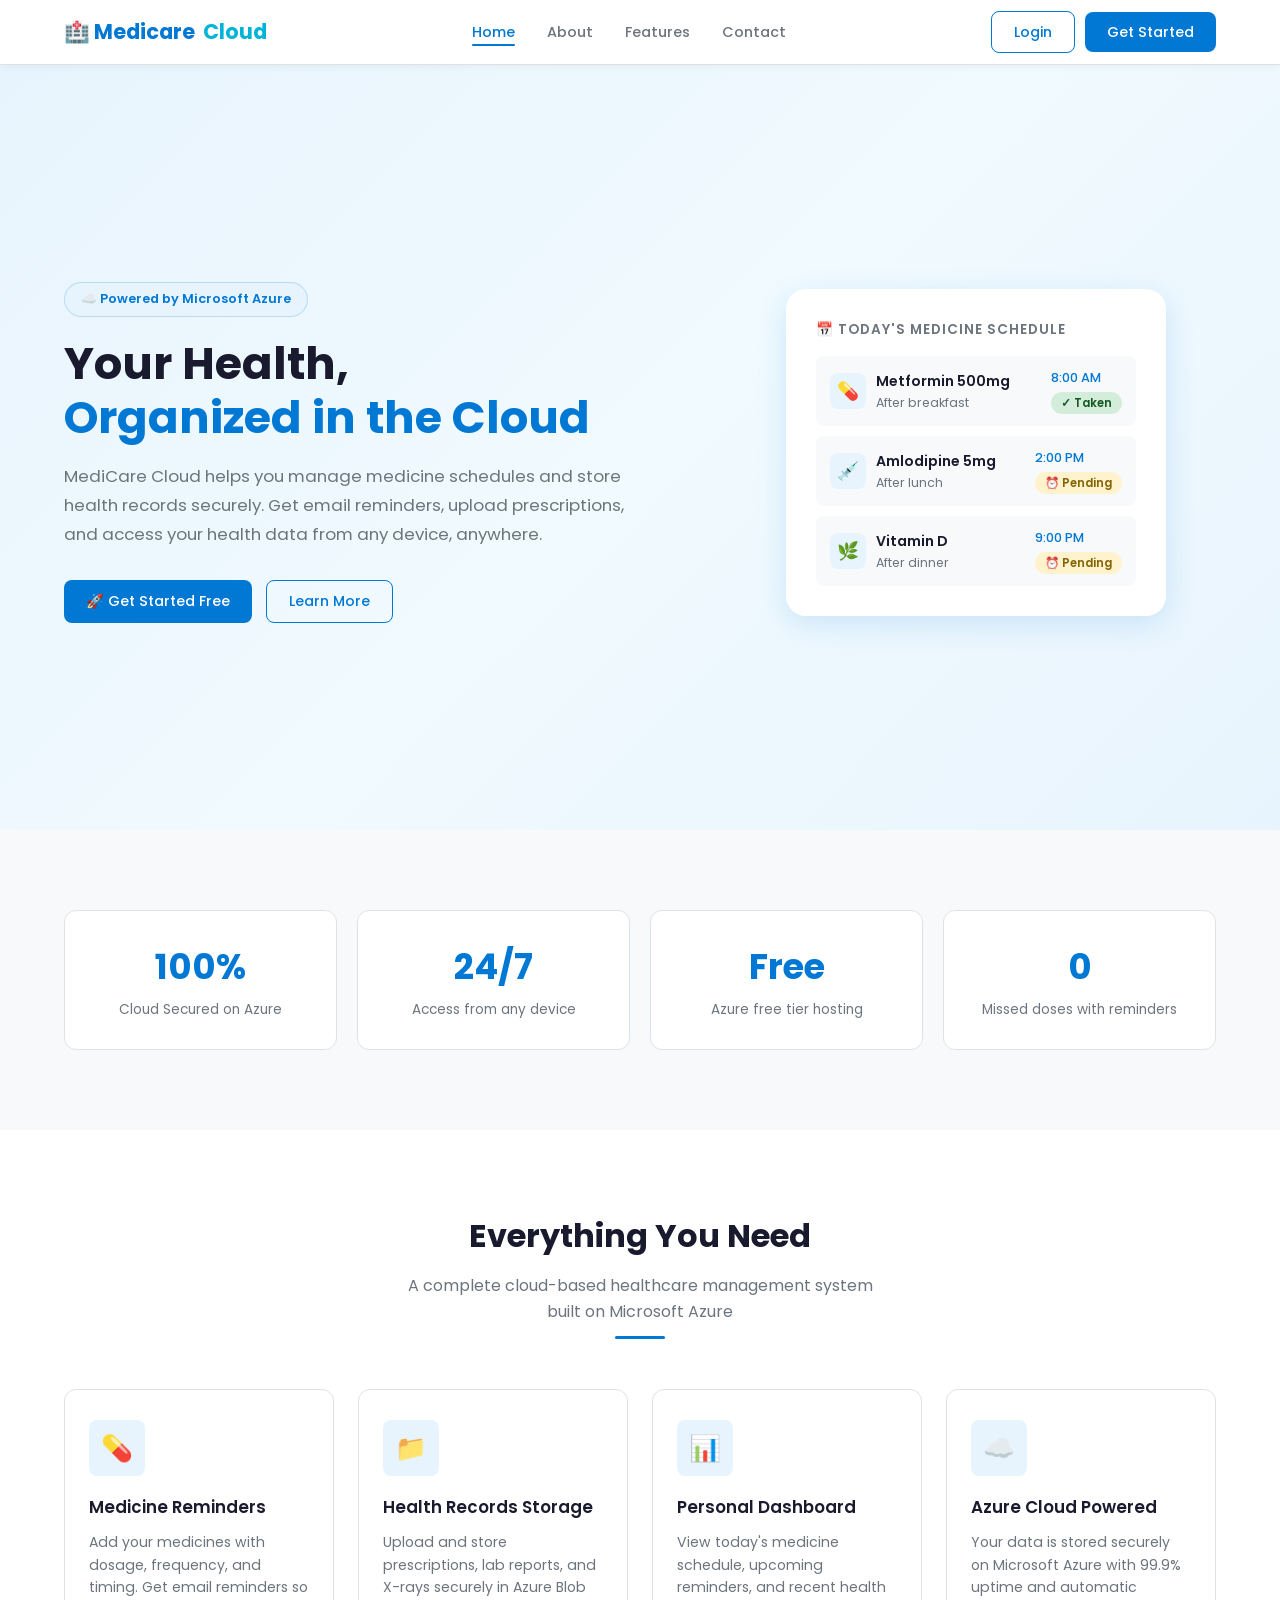
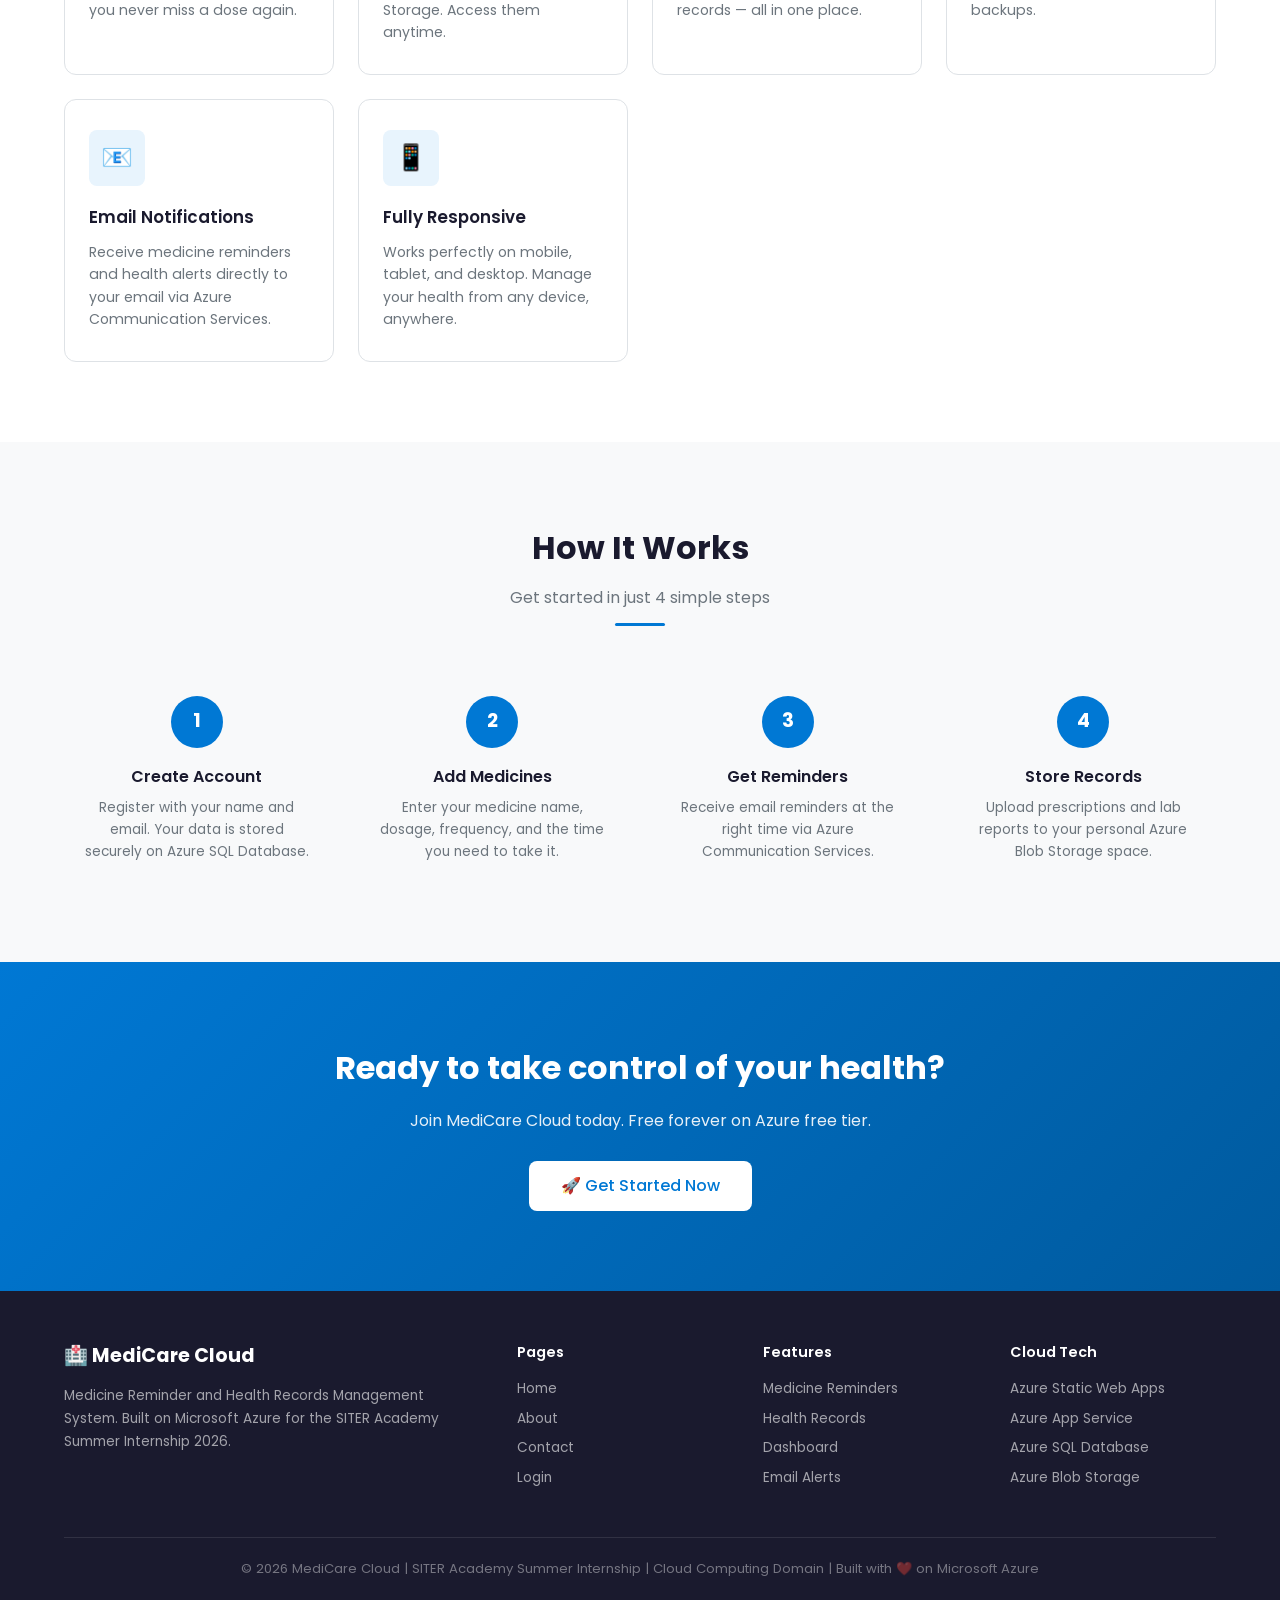
<file: index.html>
<!DOCTYPE html>
<html lang="en">
<head>
  <meta charset="UTF-8" />
  <meta name="viewport" content="width=device-width, initial-scale=1.0" />
  <meta name="description" content="MediCare Cloud - Medicine Reminder and Health Records Management System powered by Microsoft Azure. Never miss a dose again." />
  <meta name="keywords" content="medicine reminder, health records, cloud healthcare, Azure, MediCare" />
  <meta name="author" content="MediCare Cloud" />
  <title>MediCare Cloud - Medicine Reminder & Health Records</title>
  <link rel="stylesheet" href="css/style.css" />
</head>
<body>

  <!-- NAVBAR -->
  <nav class="navbar">
    <div class="nav-logo">
      🏥 Medicare<span>Cloud</span>
    </div>
    <ul class="nav-links" id="navLinks">
      <li><a href="index.html" class="active">Home</a></li>
      <li><a href="about.html">About</a></li>
      <li><a href="index.html#features">Features</a></li>
      <li><a href="contact.html">Contact</a></li>
    </ul>
    <div class="nav-buttons">
      <a href="login.html" class="btn btn-outline">Login</a>
      <a href="login.html#register" class="btn btn-primary">Get Started</a>
    </div>
    <button class="hamburger" id="hamburger" aria-label="Open menu">
      <span></span><span></span><span></span>
    </button>
  </nav>

  <!-- HERO SECTION -->
  <section class="hero">
    <div class="hero-text">
      <div class="hero-badge">☁️ Powered by Microsoft Azure</div>
      <h1>Your Health,<br /><span>Organized in the Cloud</span></h1>
      <p>MediCare Cloud helps you manage medicine schedules and store health records securely. Get email reminders, upload prescriptions, and access your health data from any device, anywhere.</p>
      <div class="hero-buttons">
        <a href="login.html" class="btn btn-primary">🚀 Get Started Free</a>
        <a href="about.html" class="btn btn-outline">Learn More</a>
      </div>
    </div>
    <div class="hero-image">
      <div class="hero-card">
        <div class="hero-card-title">📅 Today's Medicine Schedule</div>
        <div class="med-item">
          <div class="med-info">
            <div class="med-icon">💊</div>
            <div>
              <div class="med-name">Metformin 500mg</div>
              <div class="med-dose">After breakfast</div>
            </div>
          </div>
          <div>
            <div class="med-time">8:00 AM</div>
            <span class="status-badge status-taken">✓ Taken</span>
          </div>
        </div>
        <div class="med-item">
          <div class="med-info">
            <div class="med-icon">💉</div>
            <div>
              <div class="med-name">Amlodipine 5mg</div>
              <div class="med-dose">After lunch</div>
            </div>
          </div>
          <div>
            <div class="med-time">2:00 PM</div>
            <span class="status-badge status-pending">⏰ Pending</span>
          </div>
        </div>
        <div class="med-item">
          <div class="med-info">
            <div class="med-icon">🌿</div>
            <div>
              <div class="med-name">Vitamin D</div>
              <div class="med-dose">After dinner</div>
            </div>
          </div>
          <div>
            <div class="med-time">9:00 PM</div>
            <span class="status-badge status-pending">⏰ Pending</span>
          </div>
        </div>
      </div>
    </div>
  </section>

  <!-- STATS SECTION -->
  <section class="section section-alt">
    <div class="stats-grid">
      <div class="stat-card">
        <span class="stat-number">100%</span>
        <div class="stat-label">Cloud Secured on Azure</div>
      </div>
      <div class="stat-card">
        <span class="stat-number">24/7</span>
        <div class="stat-label">Access from any device</div>
      </div>
      <div class="stat-card">
        <span class="stat-number">Free</span>
        <div class="stat-label">Azure free tier hosting</div>
      </div>
      <div class="stat-card">
        <span class="stat-number">0</span>
        <div class="stat-label">Missed doses with reminders</div>
      </div>
    </div>
  </section>

  <!-- FEATURES SECTION -->
  <section class="section" id="features">
    <div class="section-title">
      <h2>Everything You Need</h2>
      <p>A complete cloud-based healthcare management system built on Microsoft Azure</p>
      <div class="line"></div>
    </div>
    <div class="features-grid">
      <div class="feature-card">
        <div class="feature-icon">💊</div>
        <h3>Medicine Reminders</h3>
        <p>Add your medicines with dosage, frequency, and timing. Get email reminders so you never miss a dose again.</p>
      </div>
      <div class="feature-card">
        <div class="feature-icon">📁</div>
        <h3>Health Records Storage</h3>
        <p>Upload and store prescriptions, lab reports, and X-rays securely in Azure Blob Storage. Access them anytime.</p>
      </div>
      <div class="feature-card">
        <div class="feature-icon">📊</div>
        <h3>Personal Dashboard</h3>
        <p>View today's medicine schedule, upcoming reminders, and recent health records — all in one place.</p>
      </div>
      <div class="feature-card">
        <div class="feature-icon">☁️</div>
        <h3>Azure Cloud Powered</h3>
        <p>Your data is stored securely on Microsoft Azure with 99.9% uptime and automatic backups.</p>
      </div>
      <div class="feature-card">
        <div class="feature-icon">📧</div>
        <h3>Email Notifications</h3>
        <p>Receive medicine reminders and health alerts directly to your email via Azure Communication Services.</p>
      </div>
      <div class="feature-card">
        <div class="feature-icon">📱</div>
        <h3>Fully Responsive</h3>
        <p>Works perfectly on mobile, tablet, and desktop. Manage your health from any device, anywhere.</p>
      </div>
    </div>
  </section>

  <!-- HOW IT WORKS -->
  <section class="section section-alt">
    <div class="section-title">
      <h2>How It Works</h2>
      <p>Get started in just 4 simple steps</p>
      <div class="line"></div>
    </div>
    <div class="steps-grid">
      <div class="step-card">
        <div class="step-number">1</div>
        <h3>Create Account</h3>
        <p>Register with your name and email. Your data is stored securely on Azure SQL Database.</p>
      </div>
      <div class="step-card">
        <div class="step-number">2</div>
        <h3>Add Medicines</h3>
        <p>Enter your medicine name, dosage, frequency, and the time you need to take it.</p>
      </div>
      <div class="step-card">
        <div class="step-number">3</div>
        <h3>Get Reminders</h3>
        <p>Receive email reminders at the right time via Azure Communication Services.</p>
      </div>
      <div class="step-card">
        <div class="step-number">4</div>
        <h3>Store Records</h3>
        <p>Upload prescriptions and lab reports to your personal Azure Blob Storage space.</p>
      </div>
    </div>
  </section>

  <!-- CTA SECTION -->
  <section class="section" style="text-align: center; background: linear-gradient(135deg, #0078d4, #005a9e); color: white;">
    <h2 style="font-size: 2rem; margin-bottom: 14px; color: white;">Ready to take control of your health?</h2>
    <p style="font-size: 1rem; margin-bottom: 28px; opacity: 0.9;">Join MediCare Cloud today. Free forever on Azure free tier.</p>
    <a href="login.html" class="btn btn-primary" style="background: white; color: #0078d4; font-size: 1rem; padding: 12px 32px;">🚀 Get Started Now</a>
  </section>

  <!-- FOOTER -->
  <footer>
    <div class="footer-grid">
      <div class="footer-brand">
        <h3>🏥 MediCare Cloud</h3>
        <p>Medicine Reminder and Health Records Management System. Built on Microsoft Azure for the SITER Academy Summer Internship 2026.</p>
      </div>
      <div class="footer-col">
        <h4>Pages</h4>
        <a href="index.html">Home</a>
        <a href="about.html">About</a>
        <a href="contact.html">Contact</a>
        <a href="login.html">Login</a>
      </div>
      <div class="footer-col">
        <h4>Features</h4>
        <a href="#">Medicine Reminders</a>
        <a href="#">Health Records</a>
        <a href="#">Dashboard</a>
        <a href="#">Email Alerts</a>
      </div>
      <div class="footer-col">
        <h4>Cloud Tech</h4>
        <a href="#">Azure Static Web Apps</a>
        <a href="#">Azure App Service</a>
        <a href="#">Azure SQL Database</a>
        <a href="#">Azure Blob Storage</a>
      </div>
    </div>
    <div class="footer-bottom">
      <p>© 2026 MediCare Cloud | SITER Academy Summer Internship | Cloud Computing Domain | Built with ❤️ on Microsoft Azure</p>
    </div>
  </footer>

  <script src="js/main.js"></script>
</body>
</html>
</file>
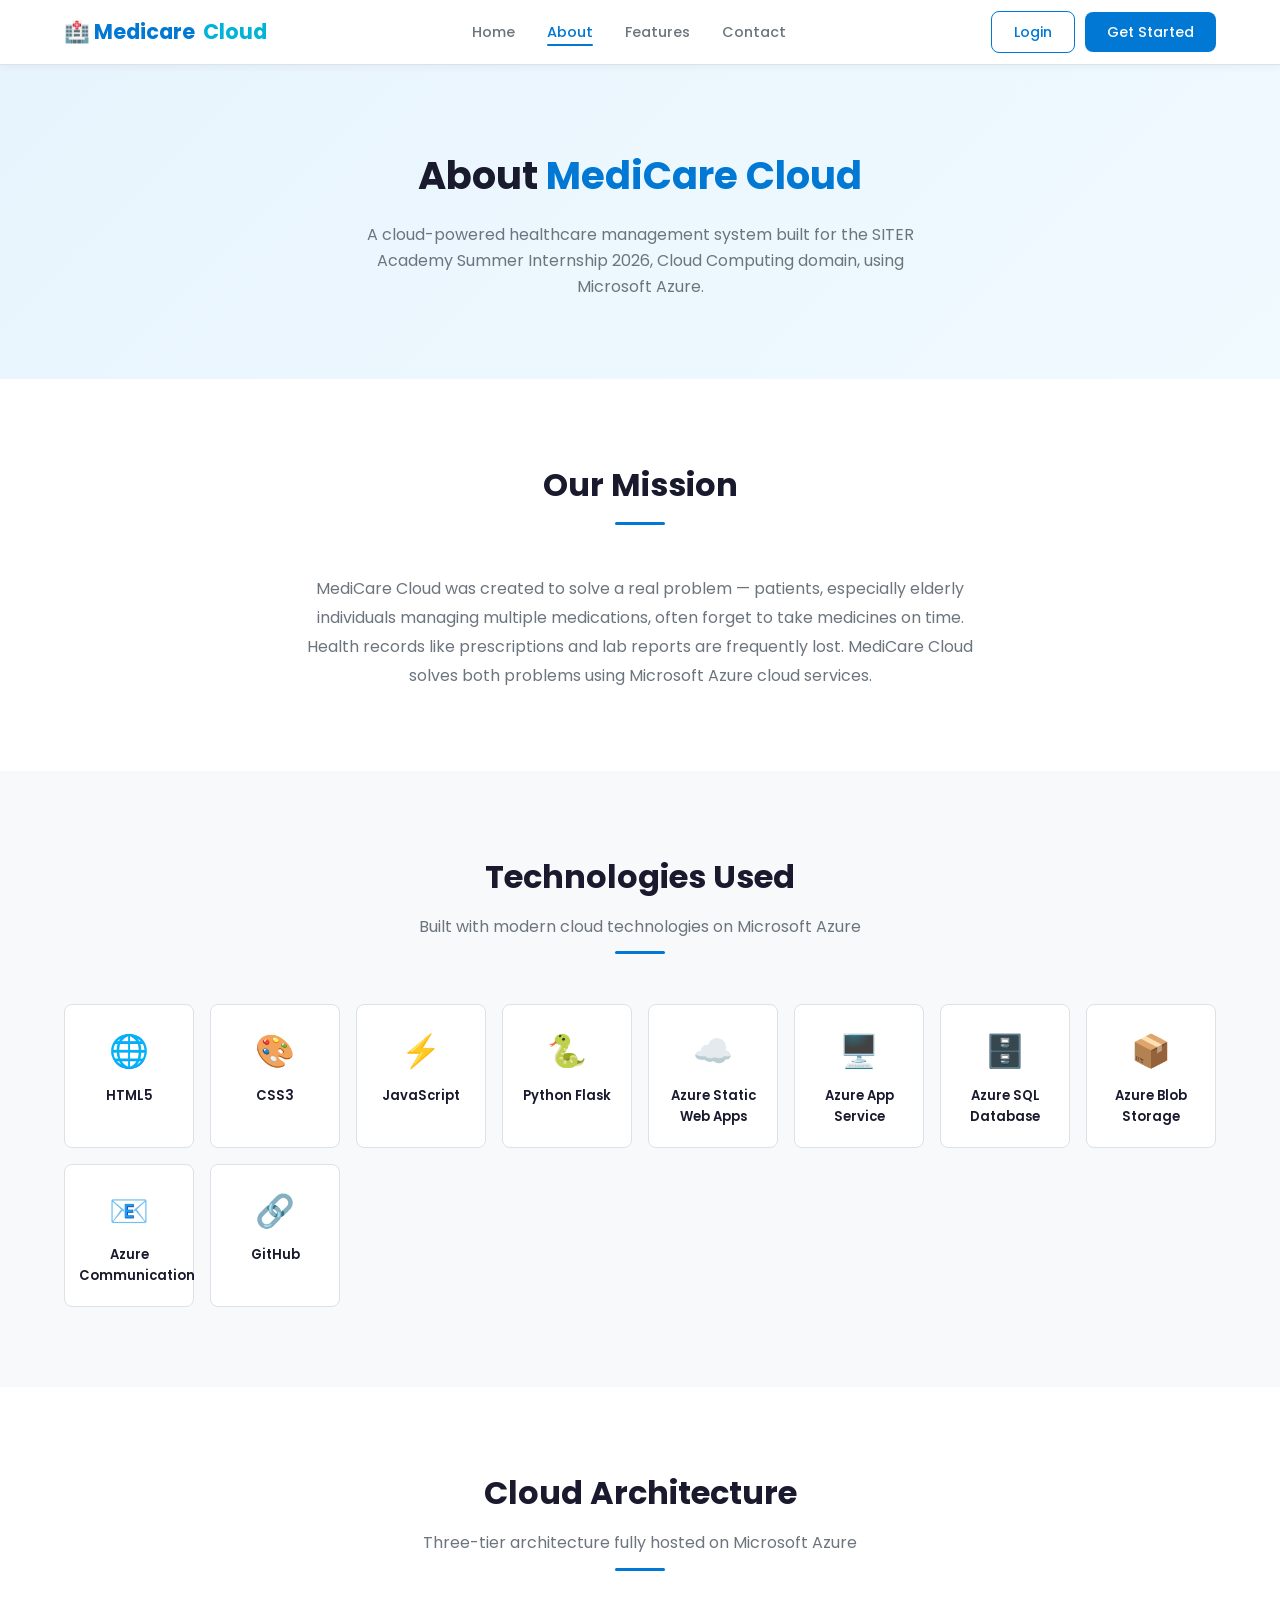
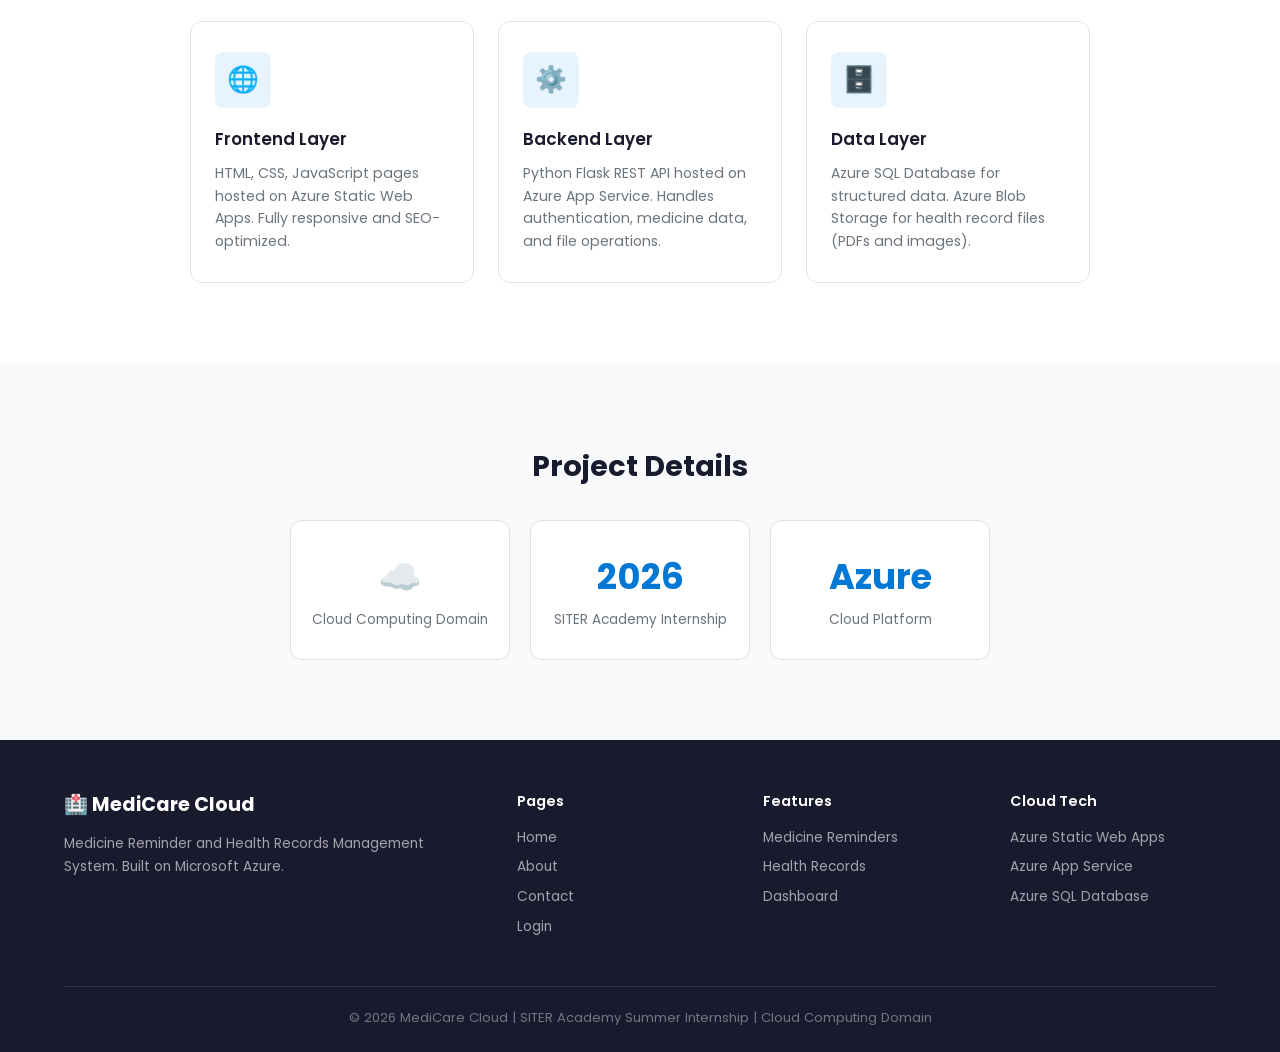
<file: about.html>
<!DOCTYPE html>
<html lang="en">
<head>
  <meta charset="UTF-8" />
  <meta name="viewport" content="width=device-width, initial-scale=1.0" />
  <meta name="description" content="About MediCare Cloud - Cloud-based medicine reminder and health records system built on Microsoft Azure." />
  <title>About - MediCare Cloud</title>
  <link rel="stylesheet" href="css/style.css" />
</head>
<body>

  <nav class="navbar">
    <div class="nav-logo">🏥 Medicare<span>Cloud</span></div>
    <ul class="nav-links" id="navLinks">
      <li><a href="index.html">Home</a></li>
      <li><a href="about.html" class="active">About</a></li>
      <li><a href="index.html#features">Features</a></li>
      <li><a href="contact.html">Contact</a></li>
    </ul>
    <div class="nav-buttons">
      <a href="login.html" class="btn btn-outline">Login</a>
      <a href="login.html" class="btn btn-primary">Get Started</a>
    </div>
    <button class="hamburger" id="hamburger" aria-label="Open menu">
      <span></span><span></span><span></span>
    </button>
  </nav>

  <section class="about-hero">
    <h1>About <span style="color: var(--primary);">MediCare Cloud</span></h1>
    <p>A cloud-powered healthcare management system built for the SITER Academy Summer Internship 2026, Cloud Computing domain, using Microsoft Azure.</p>
  </section>

  <section class="section">
    <div class="section-title">
      <h2>Our Mission</h2>
      <div class="line"></div>
    </div>
    <div style="max-width: 700px; margin: 0 auto; text-align: center;">
      <p style="font-size: 1rem; color: var(--gray); line-height: 1.8;">MediCare Cloud was created to solve a real problem — patients, especially elderly individuals managing multiple medications, often forget to take medicines on time. Health records like prescriptions and lab reports are frequently lost. MediCare Cloud solves both problems using Microsoft Azure cloud services.</p>
    </div>
  </section>

  <section class="section section-alt">
    <div class="section-title">
      <h2>Technologies Used</h2>
      <p>Built with modern cloud technologies on Microsoft Azure</p>
      <div class="line"></div>
    </div>
    <div class="tech-grid">
      <div class="tech-item"><span class="tech-icon">🌐</span><p>HTML5</p></div>
      <div class="tech-item"><span class="tech-icon">🎨</span><p>CSS3</p></div>
      <div class="tech-item"><span class="tech-icon">⚡</span><p>JavaScript</p></div>
      <div class="tech-item"><span class="tech-icon">🐍</span><p>Python Flask</p></div>
      <div class="tech-item"><span class="tech-icon">☁️</span><p>Azure Static Web Apps</p></div>
      <div class="tech-item"><span class="tech-icon">🖥️</span><p>Azure App Service</p></div>
      <div class="tech-item"><span class="tech-icon">🗄️</span><p>Azure SQL Database</p></div>
      <div class="tech-item"><span class="tech-icon">📦</span><p>Azure Blob Storage</p></div>
      <div class="tech-item"><span class="tech-icon">📧</span><p>Azure Communication</p></div>
      <div class="tech-item"><span class="tech-icon">🔗</span><p>GitHub</p></div>
    </div>
  </section>

  <section class="section">
    <div class="section-title">
      <h2>Cloud Architecture</h2>
      <p>Three-tier architecture fully hosted on Microsoft Azure</p>
      <div class="line"></div>
    </div>
    <div class="features-grid" style="max-width: 900px; margin: 0 auto;">
      <div class="feature-card">
        <div class="feature-icon">🌐</div>
        <h3>Frontend Layer</h3>
        <p>HTML, CSS, JavaScript pages hosted on Azure Static Web Apps. Fully responsive and SEO-optimized.</p>
      </div>
      <div class="feature-card">
        <div class="feature-icon">⚙️</div>
        <h3>Backend Layer</h3>
        <p>Python Flask REST API hosted on Azure App Service. Handles authentication, medicine data, and file operations.</p>
      </div>
      <div class="feature-card">
        <div class="feature-icon">🗄️</div>
        <h3>Data Layer</h3>
        <p>Azure SQL Database for structured data. Azure Blob Storage for health record files (PDFs and images).</p>
      </div>
    </div>
  </section>

  <section class="section section-alt" style="text-align: center;">
    <h2 style="font-size: 1.8rem; margin-bottom: 12px;">Project Details</h2>
    <div class="line" style="margin: 0 auto 30px;"></div>
    <div class="stats-grid" style="max-width: 700px; margin: 0 auto;">
      <div class="stat-card"><span class="stat-number">☁️</span><div class="stat-label">Cloud Computing Domain</div></div>
      <div class="stat-card"><span class="stat-number">2026</span><div class="stat-label">SITER Academy Internship</div></div>
      <div class="stat-card"><span class="stat-number">Azure</span><div class="stat-label">Cloud Platform</div></div>
    </div>
  </section>

  <footer>
    <div class="footer-grid">
      <div class="footer-brand">
        <h3>🏥 MediCare Cloud</h3>
        <p>Medicine Reminder and Health Records Management System. Built on Microsoft Azure.</p>
      </div>
      <div class="footer-col">
        <h4>Pages</h4>
        <a href="index.html">Home</a>
        <a href="about.html">About</a>
        <a href="contact.html">Contact</a>
        <a href="login.html">Login</a>
      </div>
      <div class="footer-col">
        <h4>Features</h4>
        <a href="#">Medicine Reminders</a>
        <a href="#">Health Records</a>
        <a href="#">Dashboard</a>
      </div>
      <div class="footer-col">
        <h4>Cloud Tech</h4>
        <a href="#">Azure Static Web Apps</a>
        <a href="#">Azure App Service</a>
        <a href="#">Azure SQL Database</a>
      </div>
    </div>
    <div class="footer-bottom">
      <p>© 2026 MediCare Cloud | SITER Academy Summer Internship | Cloud Computing Domain</p>
    </div>
  </footer>

  <script src="js/main.js"></script>
</body>
</html>
</file>
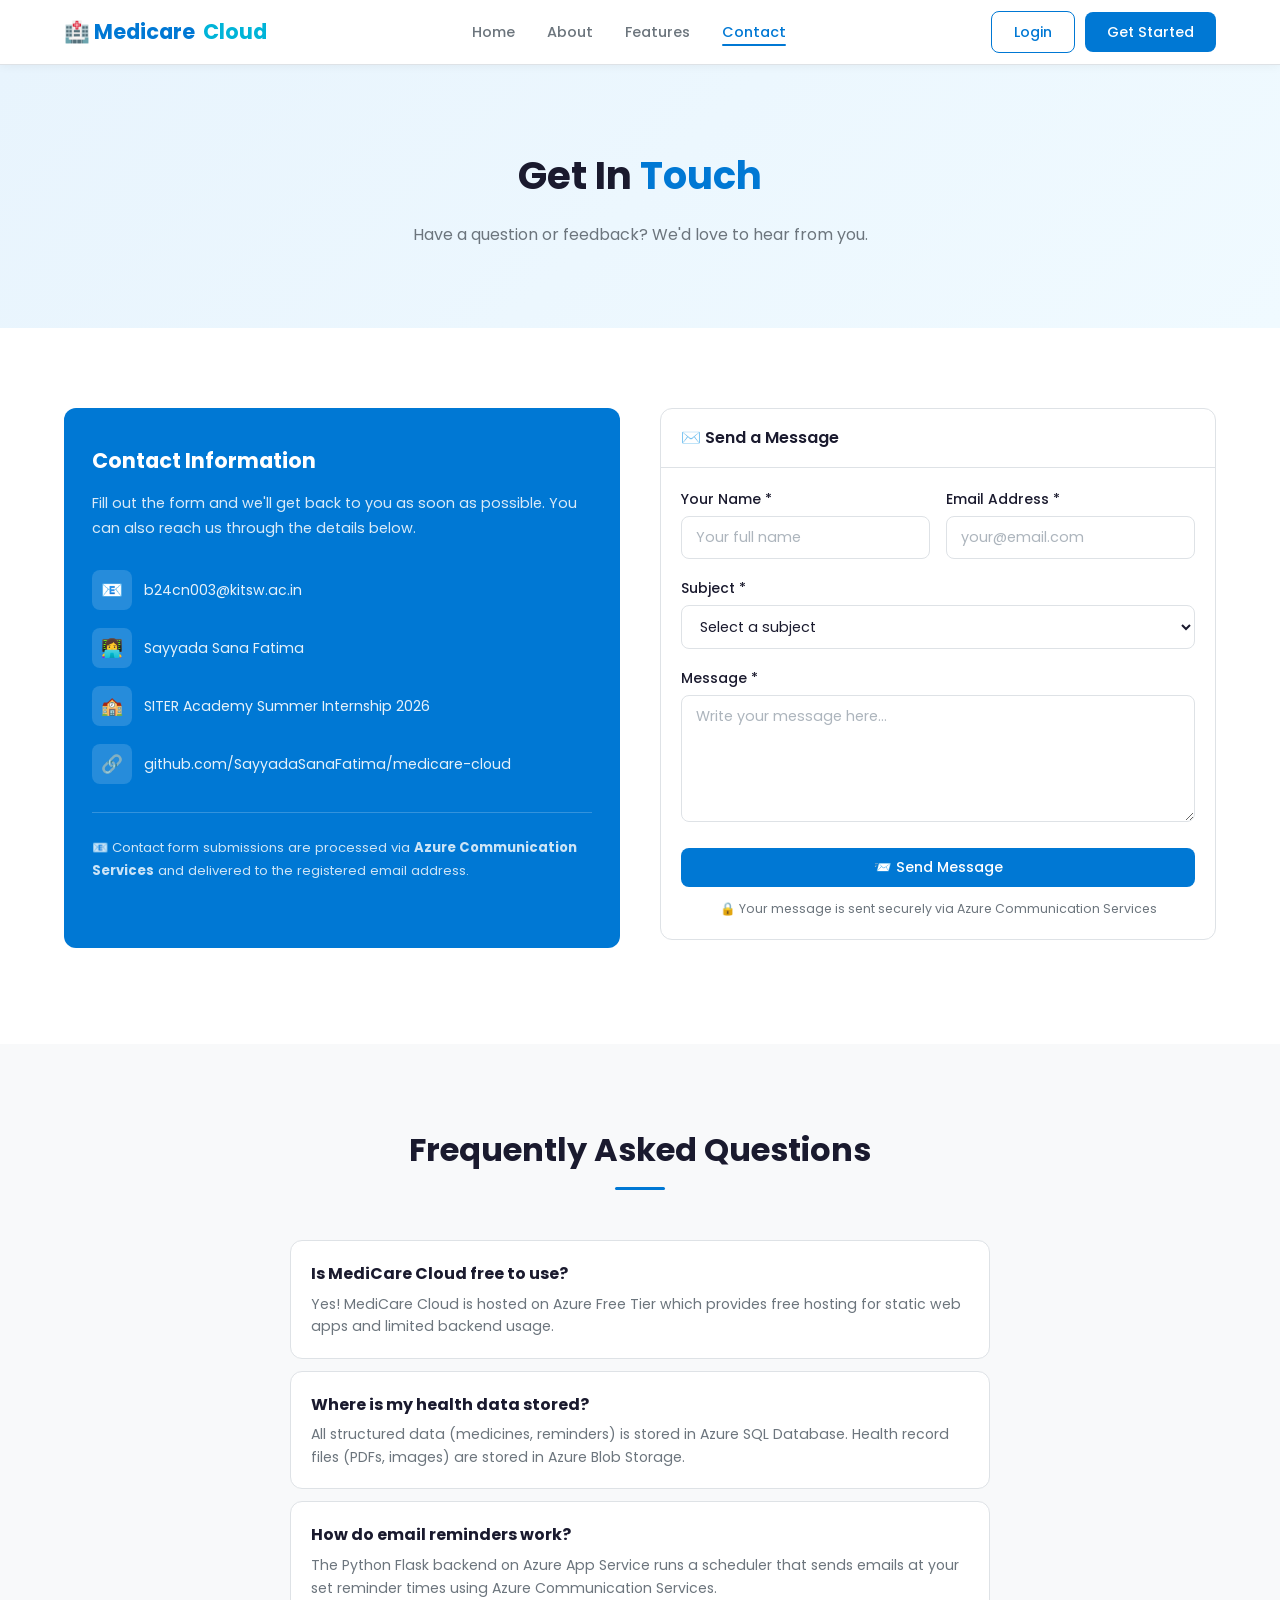
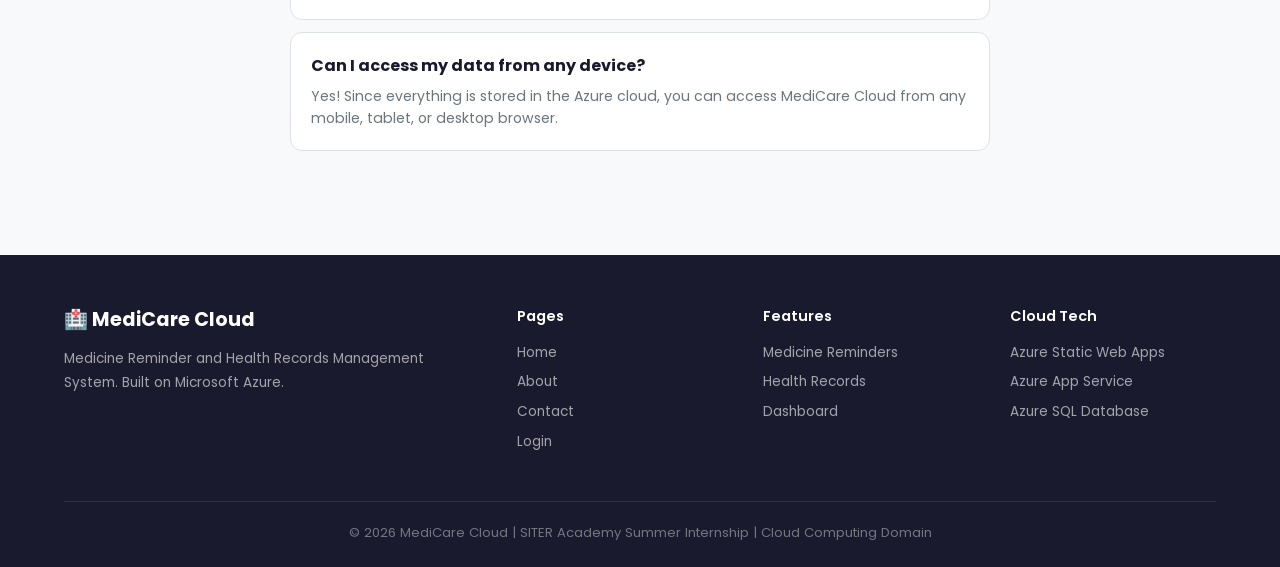
<file: contact.html>
<!DOCTYPE html>
<html lang="en">
<head>
  <meta charset="UTF-8" />
  <meta name="viewport" content="width=device-width, initial-scale=1.0" />
  <meta name="description" content="Contact MediCare Cloud - Send us your queries and feedback." />
  <title>Contact - MediCare Cloud</title>
  <link rel="stylesheet" href="css/style.css" />
</head>
<body>

  <nav class="navbar">
    <div class="nav-logo">🏥 Medicare<span>Cloud</span></div>
    <ul class="nav-links" id="navLinks">
      <li><a href="index.html">Home</a></li>
      <li><a href="about.html">About</a></li>
      <li><a href="index.html#features">Features</a></li>
      <li><a href="contact.html" class="active">Contact</a></li>
    </ul>
    <div class="nav-buttons">
      <a href="login.html" class="btn btn-outline">Login</a>
      <a href="login.html" class="btn btn-primary">Get Started</a>
    </div>
    <button class="hamburger" id="hamburger" aria-label="Open menu">
      <span></span><span></span><span></span>
    </button>
  </nav>

  <!-- HERO -->
  <section class="about-hero">
    <h1>Get In <span style="color:var(--primary);">Touch</span></h1>
    <p>Have a question or feedback? We'd love to hear from you.</p>
  </section>

  <!-- CONTACT SECTION -->
  <section class="section">
    <div class="contact-grid">

      <!-- INFO CARD -->
      <div class="contact-info-card">
        <h3>Contact Information</h3>
        <p>Fill out the form and we'll get back to you as soon as possible. You can also reach us through the details below.</p>
        <div class="contact-detail">
          <div class="contact-detail-icon">📧</div>
          <span>b24cn003@kitsw.ac.in</span>
        </div>
        <div class="contact-detail">
          <div class="contact-detail-icon">👩‍💻</div>
          <span>Sayyada Sana Fatima</span>
        </div>
        <div class="contact-detail">
          <div class="contact-detail-icon">🏫</div>
          <span>SITER Academy Summer Internship 2026</span>
        </div>
        <div class="contact-detail">
          <div class="contact-detail-icon">🔗</div>
          <span>github.com/SayyadaSanaFatima/medicare-cloud</span>
        </div>
        <div style="margin-top:28px; padding-top:24px; border-top:1px solid rgba(255,255,255,0.2);">
          <p style="font-size:0.82rem; opacity:0.8;">📧 Contact form submissions are processed via <strong>Azure Communication Services</strong> and delivered to the registered email address.</p>
        </div>
      </div>

      <!-- FORM CARD -->
      <div class="card">
        <div class="card-header">
          <h2>✉️ Send a Message</h2>
        </div>
        <div class="card-body">
          <div class="alert" id="contactAlert"></div>
          <div class="form-row">
            <div class="form-group">
              <label class="form-label">Your Name *</label>
              <input type="text" class="form-control" id="cName" placeholder="Your full name" />
            </div>
            <div class="form-group">
              <label class="form-label">Email Address *</label>
              <input type="email" class="form-control" id="cEmail" placeholder="your@email.com" />
            </div>
          </div>
          <div class="form-group">
            <label class="form-label">Subject *</label>
            <select class="form-control" id="cSubject">
              <option value="">Select a subject</option>
              <option>General Query</option>
              <option>Technical Support</option>
              <option>Feature Request</option>
              <option>Bug Report</option>
              <option>Feedback</option>
              <option>Other</option>
            </select>
          </div>
          <div class="form-group">
            <label class="form-label">Message *</label>
            <textarea class="form-control" id="cMessage" rows="5" placeholder="Write your message here..."></textarea>
          </div>
          <button class="btn btn-primary" style="width:100%;justify-content:center;" onclick="sendMessage()">
            📨 Send Message
          </button>
          <p style="font-size:0.78rem;color:var(--gray);margin-top:12px;text-align:center;">
            🔒 Your message is sent securely via Azure Communication Services
          </p>
        </div>
      </div>

    </div>
  </section>

  <!-- FAQ SECTION -->
  <section class="section section-alt">
    <div class="section-title">
      <h2>Frequently Asked Questions</h2>
      <div class="line"></div>
    </div>
    <div style="max-width:700px;margin:0 auto;">
      <div class="card" style="margin-bottom:12px;">
        <div class="card-body">
          <strong>Is MediCare Cloud free to use?</strong>
          <p style="font-size:0.88rem;color:var(--gray);margin-top:6px;">Yes! MediCare Cloud is hosted on Azure Free Tier which provides free hosting for static web apps and limited backend usage.</p>
        </div>
      </div>
      <div class="card" style="margin-bottom:12px;">
        <div class="card-body">
          <strong>Where is my health data stored?</strong>
          <p style="font-size:0.88rem;color:var(--gray);margin-top:6px;">All structured data (medicines, reminders) is stored in Azure SQL Database. Health record files (PDFs, images) are stored in Azure Blob Storage.</p>
        </div>
      </div>
      <div class="card" style="margin-bottom:12px;">
        <div class="card-body">
          <strong>How do email reminders work?</strong>
          <p style="font-size:0.88rem;color:var(--gray);margin-top:6px;">The Python Flask backend on Azure App Service runs a scheduler that sends emails at your set reminder times using Azure Communication Services.</p>
        </div>
      </div>
      <div class="card">
        <div class="card-body">
          <strong>Can I access my data from any device?</strong>
          <p style="font-size:0.88rem;color:var(--gray);margin-top:6px;">Yes! Since everything is stored in the Azure cloud, you can access MediCare Cloud from any mobile, tablet, or desktop browser.</p>
        </div>
      </div>
    </div>
  </section>

  <footer>
    <div class="footer-grid">
      <div class="footer-brand">
        <h3>🏥 MediCare Cloud</h3>
        <p>Medicine Reminder and Health Records Management System. Built on Microsoft Azure.</p>
      </div>
      <div class="footer-col">
        <h4>Pages</h4>
        <a href="index.html">Home</a>
        <a href="about.html">About</a>
        <a href="contact.html">Contact</a>
        <a href="login.html">Login</a>
      </div>
      <div class="footer-col">
        <h4>Features</h4>
        <a href="#">Medicine Reminders</a>
        <a href="#">Health Records</a>
        <a href="#">Dashboard</a>
      </div>
      <div class="footer-col">
        <h4>Cloud Tech</h4>
        <a href="#">Azure Static Web Apps</a>
        <a href="#">Azure App Service</a>
        <a href="#">Azure SQL Database</a>
      </div>
    </div>
    <div class="footer-bottom">
      <p>© 2026 MediCare Cloud | SITER Academy Summer Internship | Cloud Computing Domain</p>
    </div>
  </footer>

  <script src="js/main.js"></script>
  <script>
    function showAlert(msg, type) {
      const el = document.getElementById('contactAlert');
      el.textContent = msg;
      el.className = 'alert show alert-' + type;
    }

    function sendMessage() {
      const name    = document.getElementById('cName').value.trim();
      const email   = document.getElementById('cEmail').value.trim();
      const subject = document.getElementById('cSubject').value;
      const message = document.getElementById('cMessage').value.trim();
      if (!name || !email || !subject || !message) {
        showAlert('Please fill in all fields.', 'danger'); return;
      }
      // In real deployment: POST to Flask API → Azure Communication Services sends email
      showAlert('✅ Message sent successfully! We will get back to you soon.', 'success');
      document.getElementById('cName').value    = '';
      document.getElementById('cEmail').value   = '';
      document.getElementById('cSubject').value = '';
      document.getElementById('cMessage').value = '';
    }
  </script>
</body>
</html>
</file>
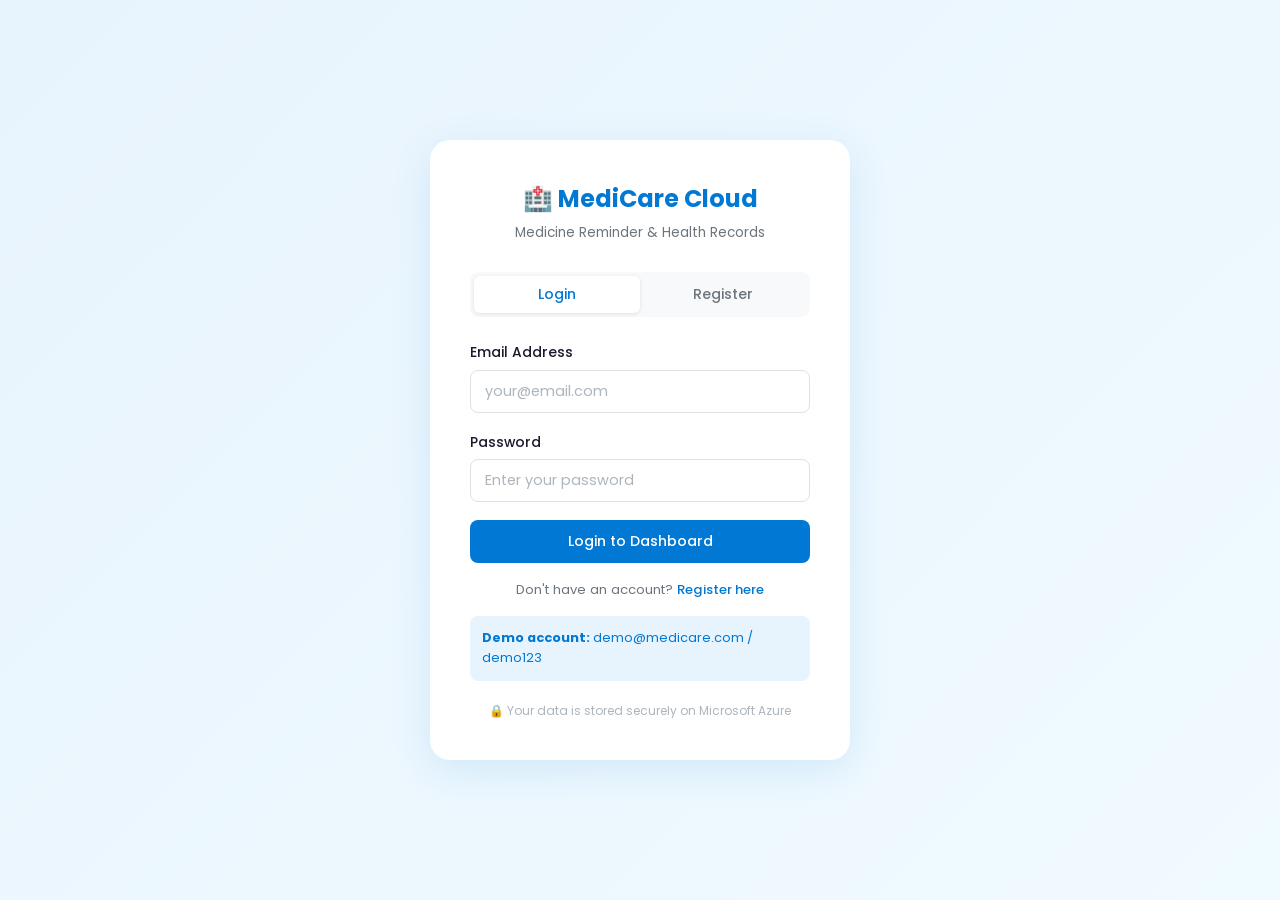
<file: dashboard.html>
<!DOCTYPE html>
<html lang="en">
<head>
  <meta charset="UTF-8" />
  <meta name="viewport" content="width=device-width, initial-scale=1.0" />
  <meta name="description" content="MediCare Cloud Dashboard - View your medicine schedule and health records." />
  <title>Dashboard - MediCare Cloud</title>
  <link rel="stylesheet" href="css/style.css" />
</head>
<body>

  <nav class="navbar">
    <div class="nav-logo">🏥 Medicare<span>Cloud</span></div>
    <ul class="nav-links" id="navLinks">
      <li><a href="dashboard.html" class="active">Dashboard</a></li>
      <li><a href="medicines.html">Medicines</a></li>
      <li><a href="records.html">Health Records</a></li>
      <li><a href="contact.html">Contact</a></li>
    </ul>
    <div class="nav-buttons">
      <span id="navUserName" style="font-size:0.85rem; color:var(--gray); font-weight:500;"></span>
      <button class="btn btn-outline btn-sm" onclick="logout()">Logout</button>
    </div>
    <button class="hamburger" id="hamburger" aria-label="Open menu">
      <span></span><span></span><span></span>
    </button>
  </nav>

  <div class="dashboard-layout">
    <!-- SIDEBAR -->
    <aside class="sidebar">
      <div class="sidebar-user">
        <div class="sidebar-avatar" id="sidebarAvatar">U</div>
        <div class="sidebar-name" id="sidebarName">User</div>
        <div class="sidebar-email" id="sidebarEmail">user@email.com</div>
      </div>
      <nav class="sidebar-nav">
        <a href="dashboard.html" class="active"><span>📊</span> Dashboard</a>
        <a href="medicines.html"><span>💊</span> Medicines</a>
        <a href="records.html"><span>📁</span> Health Records</a>
        <a href="contact.html"><span>✉️</span> Contact</a>
        <a href="about.html"><span>ℹ️</span> About</a>
        <a href="#" onclick="logout()"><span>🚪</span> Logout</a>
      </nav>
    </aside>

    <!-- MAIN CONTENT -->
    <main class="main-content">
      <div class="page-header">
        <h1>👋 Good Day, <span id="headerName">User</span>!</h1>
        <div style="font-size:0.85rem; color:var(--gray);" id="todayDate"></div>
      </div>

      <!-- STAT CARDS -->
      <div class="dash-stats">
        <div class="dash-stat">
          <div class="dash-stat-icon blue">💊</div>
          <div>
            <div class="dash-stat-num" id="totalMeds">0</div>
            <div class="dash-stat-label">Total medicines</div>
          </div>
        </div>
        <div class="dash-stat">
          <div class="dash-stat-icon green">✅</div>
          <div>
            <div class="dash-stat-num" id="takenMeds" style="color:var(--success)">0</div>
            <div class="dash-stat-label">Taken today</div>
          </div>
        </div>
        <div class="dash-stat">
          <div class="dash-stat-icon amber">⏰</div>
          <div>
            <div class="dash-stat-num" id="pendingMeds" style="color:#856404">0</div>
            <div class="dash-stat-label">Pending today</div>
          </div>
        </div>
        <div class="dash-stat">
          <div class="dash-stat-icon blue">📁</div>
          <div>
            <div class="dash-stat-num" id="totalRecords">0</div>
            <div class="dash-stat-label">Health records</div>
          </div>
        </div>
      </div>

      <!-- TODAY'S MEDICINES -->
      <div class="card">
        <div class="card-header">
          <h2>💊 Today's Medicine Schedule</h2>
          <a href="medicines.html" class="btn btn-primary btn-sm">+ Add Medicine</a>
        </div>
        <div class="card-body" style="padding:0">
          <table>
            <thead>
              <tr>
                <th>Medicine</th>
                <th>Dosage</th>
                <th>Frequency</th>
                <th>Time</th>
                <th>Status</th>
                <th>Action</th>
              </tr>
            </thead>
            <tbody id="medTableBody">
              <tr><td colspan="6" style="text-align:center; color:var(--gray); padding:30px;">No medicines added yet. <a href="medicines.html" style="color:var(--primary)">Add your first medicine →</a></td></tr>
            </tbody>
          </table>
        </div>
      </div>

      <!-- RECENT RECORDS -->
      <div class="card">
        <div class="card-header">
          <h2>📁 Recent Health Records</h2>
          <a href="records.html" class="btn btn-primary btn-sm">+ Upload Record</a>
        </div>
        <div class="card-body" style="padding:0">
          <table>
            <thead>
              <tr>
                <th>File Name</th>
                <th>Type</th>
                <th>Date Uploaded</th>
                <th>Action</th>
              </tr>
            </thead>
            <tbody id="recordsTableBody">
              <tr><td colspan="4" style="text-align:center; color:var(--gray); padding:30px;">No records uploaded yet. <a href="records.html" style="color:var(--primary)">Upload your first record →</a></td></tr>
            </tbody>
          </table>
        </div>
      </div>

      <!-- AZURE INFO CARD -->
      <div class="card" style="border-left: 4px solid var(--primary);">
        <div class="card-body" style="display:flex; align-items:center; gap:16px;">
          <div style="font-size:2rem;">☁️</div>
          <div>
            <strong style="font-size:0.95rem;">Powered by Microsoft Azure</strong>
            <p style="font-size:0.82rem; color:var(--gray); margin-top:4px;">Your medicines and health records are stored securely on Azure SQL Database and Azure Blob Storage with 99.9% uptime guarantee.</p>
          </div>
        </div>
      </div>
    </main>
  </div>

  <script src="js/main.js"></script>
  <script>
    // Auth check
    const user = JSON.parse(localStorage.getItem('mc_current_user') || 'null');
    if (!user) { window.location.href = 'login.html'; }

    // Set user info
    document.getElementById('navUserName').textContent = user ? user.name : '';
    document.getElementById('sidebarName').textContent = user ? user.name : '';
    document.getElementById('sidebarEmail').textContent = user ? user.email : '';
    document.getElementById('sidebarAvatar').textContent = user ? user.name.charAt(0).toUpperCase() : 'U';
    document.getElementById('headerName').textContent = user ? user.name.split(' ')[0] : '';

    // Today's date
    document.getElementById('todayDate').textContent = new Date().toLocaleDateString('en-IN', { weekday:'long', year:'numeric', month:'long', day:'numeric' });

    // Load medicines
    function loadDashboard() {
      const medicines = JSON.parse(localStorage.getItem('mc_medicines') || '[]');
      const records   = JSON.parse(localStorage.getItem('mc_records')   || '[]');
      const taken     = JSON.parse(localStorage.getItem('mc_taken_today') || '[]');

      document.getElementById('totalMeds').textContent   = medicines.length;
      document.getElementById('takenMeds').textContent   = taken.length;
      document.getElementById('pendingMeds').textContent = Math.max(0, medicines.length - taken.length);
      document.getElementById('totalRecords').textContent = records.length;

      const tbody = document.getElementById('medTableBody');
      if (medicines.length === 0) {
        tbody.innerHTML = '<tr><td colspan="6" style="text-align:center;color:var(--gray);padding:30px;">No medicines added yet. <a href="medicines.html" style="color:var(--primary)">Add your first medicine →</a></td></tr>';
      } else {
        tbody.innerHTML = medicines.map((m, i) => {
          const isTaken = taken.includes(String(i));
          return `<tr>
            <td><strong>${m.name}</strong></td>
            <td>${m.dosage}</td>
            <td>${m.frequency}</td>
            <td>${m.time}</td>
            <td><span class="badge ${isTaken ? 'badge-success' : 'badge-warning'}">${isTaken ? '✓ Taken' : '⏰ Pending'}</span></td>
            <td>${!isTaken ? `<button class="btn btn-success btn-sm" onclick="markTaken(${i})">Mark Taken</button>` : '—'}</td>
          </tr>`;
        }).join('');
      }

      const rBody = document.getElementById('recordsTableBody');
      const recent = records.slice(-5).reverse();
      if (recent.length === 0) {
        rBody.innerHTML = '<tr><td colspan="4" style="text-align:center;color:var(--gray);padding:30px;">No records uploaded yet. <a href="records.html" style="color:var(--primary)">Upload your first record →</a></td></tr>';
      } else {
        rBody.innerHTML = recent.map(r => `<tr>
          <td>📄 ${r.name}</td>
          <td><span class="badge badge-info">${r.type}</span></td>
          <td>${r.date}</td>
          <td><a href="records.html" style="color:var(--primary)">View</a></td>
        </tr>`).join('');
      }
    }

    function markTaken(i) {
      const taken = JSON.parse(localStorage.getItem('mc_taken_today') || '[]');
      if (!taken.includes(String(i))) taken.push(String(i));
      localStorage.setItem('mc_taken_today', JSON.stringify(taken));
      loadDashboard();
    }

    function logout() {
      localStorage.removeItem('mc_current_user');
      localStorage.removeItem('mc_taken_today');
      window.location.href = 'login.html';
    }

    // ── BROWSER NOTIFICATION REMINDER CHECKER ─────────────────
    function startReminderChecker() {
      setInterval(() => {
        const meds = JSON.parse(localStorage.getItem('mc_medicines') || '[]');
        const now  = new Date();
        const currentTime = now.getHours().toString().padStart(2,'0') + ':' + now.getMinutes().toString().padStart(2,'0');
        const notified = JSON.parse(localStorage.getItem('mc_notified_' + now.toDateString()) || '[]');

        meds.forEach((m, i) => {
          if (m.time === currentTime && !notified.includes(String(i))) {
            if (Notification.permission === 'granted') {
              const notif = new Notification('💊 MediCare Cloud Reminder', {
                body: `Time to take ${m.name} ${m.dosage}!
${m.instructions || ''}`,
                icon: 'https://cdn-icons-png.flaticon.com/512/2966/2966327.png',
                requireInteraction: true
              });
              notif.onclick = () => { window.focus(); notif.close(); };
            }
            // On-screen popup banner
            showReminderBanner(m);
            notified.push(String(i));
            localStorage.setItem('mc_notified_' + now.toDateString(), JSON.stringify(notified));
          }
        });
      }, 30000);
    }

    function showReminderBanner(m) {
      // Create floating reminder banner
      const banner = document.createElement('div');
      banner.style.cssText = `
        position:fixed; top:80px; right:20px; z-index:9999;
        background:#fff; border:2px solid #0078d4;
        border-radius:12px; padding:16px 20px;
        box-shadow:0 8px 30px rgba(0,120,212,0.25);
        max-width:300px; animation:slideIn 0.3s ease;
        font-family:'Poppins',sans-serif;
      `;
      banner.innerHTML = `
        <div style="display:flex;align-items:center;gap:10px;margin-bottom:8px;">
          <span style="font-size:1.5rem;">💊</span>
          <strong style="color:#0078d4;font-size:0.95rem;">Medicine Reminder!</strong>
        </div>
        <p style="font-size:0.88rem;color:#333;margin:0 0 12px;">
          Time to take <strong>${m.name}</strong> ${m.dosage}
          ${m.instructions ? '<br><small style="color:#666">' + m.instructions + '</small>' : ''}
        </p>
        <button onclick="this.parentElement.remove()" style="
          background:#0078d4;color:#fff;border:none;
          padding:6px 14px;border-radius:6px;
          font-size:0.82rem;cursor:pointer;font-family:'Poppins',sans-serif;">
          ✓ Got it!
        </button>
      `;
      document.body.appendChild(banner);
      // Auto remove after 60 seconds
      setTimeout(() => { if (banner.parentElement) banner.remove(); }, 60000);
    }

    // Add slide-in animation
    const style = document.createElement('style');
    style.textContent = '@keyframes slideIn { from { transform:translateX(120%); opacity:0; } to { transform:translateX(0); opacity:1; } }';
    document.head.appendChild(style);

    // Request notification permission on dashboard load
    if ('Notification' in window && Notification.permission === 'default') {
      setTimeout(() => {
        if (confirm('🔔 Allow MediCare Cloud to send medicine reminders?')) {
          Notification.requestPermission();
        }
      }, 2000);
    }

    if (Notification.permission === 'granted') {
      startReminderChecker();
    }

    loadDashboard();
  </script>
</body>
</html>
</file>
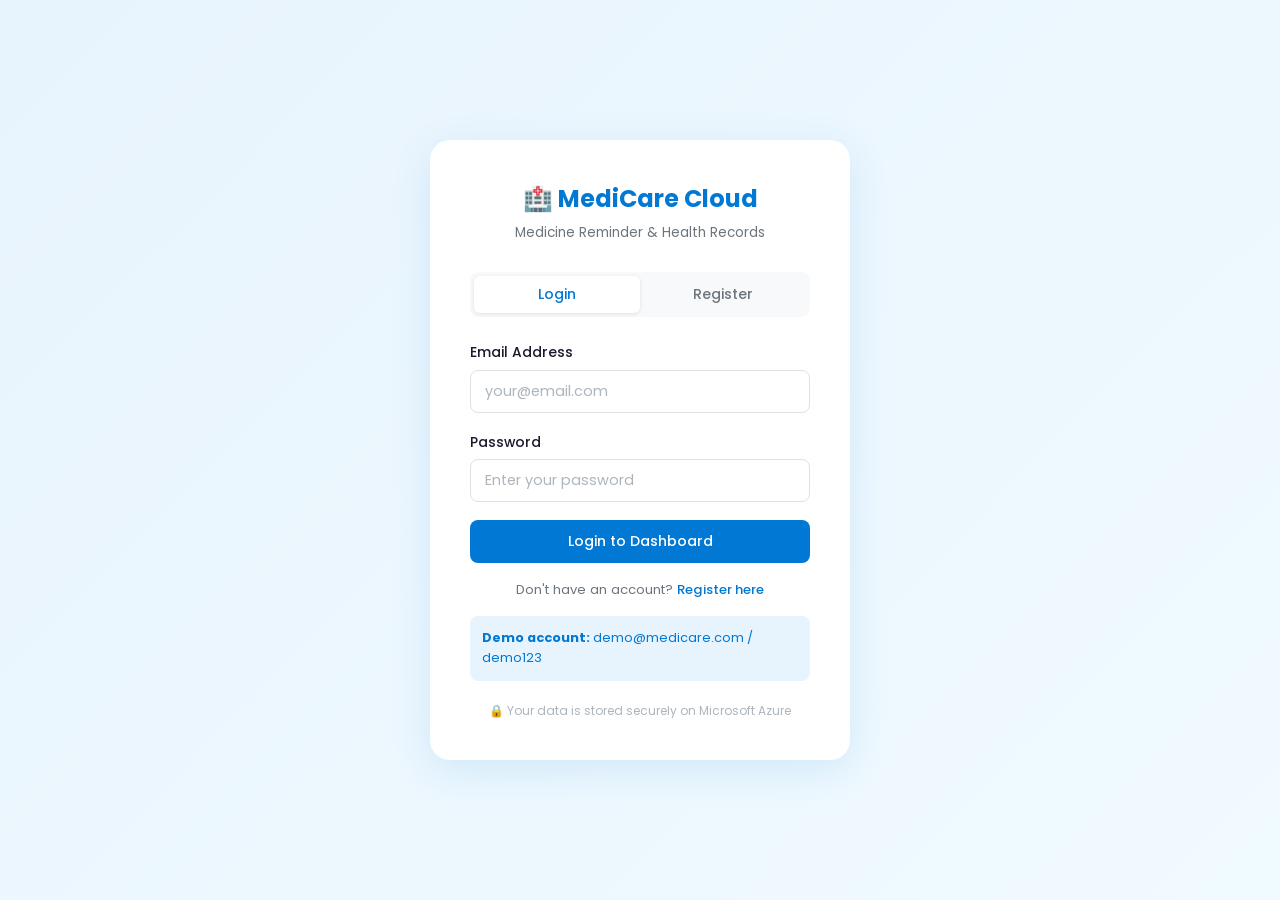
<file: login.html>
<!DOCTYPE html>
<html lang="en">
<head>
  <meta charset="UTF-8" />
  <meta name="viewport" content="width=device-width, initial-scale=1.0" />
  <meta name="description" content="Login or Register to MediCare Cloud - Your personal health management system." />
  <title>Login / Register - MediCare Cloud</title>
  <link rel="stylesheet" href="css/style.css" />
</head>
<body>

  <div class="auth-page">
    <div class="auth-card">
      <div class="auth-logo">
        <h2>🏥 MediCare Cloud</h2>
        <p>Medicine Reminder & Health Records</p>
      </div>

      <div class="auth-tabs">
        <button class="auth-tab active" onclick="switchTab('login')">Login</button>
        <button class="auth-tab" onclick="switchTab('register')">Register</button>
      </div>

      <div class="alert" id="authAlert"></div>

      <!-- LOGIN FORM -->
      <div class="auth-form active" id="loginForm">
        <div class="form-group">
          <label class="form-label">Email Address</label>
          <input type="email" class="form-control" id="loginEmail" placeholder="your@email.com" />
        </div>
        <div class="form-group">
          <label class="form-label">Password</label>
          <input type="password" class="form-control" id="loginPassword" placeholder="Enter your password" />
        </div>
        <button class="btn btn-primary" style="width:100%;justify-content:center;padding:11px;" onclick="handleLogin()">
          Login to Dashboard
        </button>
        <p style="text-align:center;font-size:0.82rem;color:var(--gray);margin-top:16px;">
          Don't have an account? <a href="#" onclick="switchTab('register')" style="color:var(--primary);font-weight:500;">Register here</a>
        </p>
        <div style="margin-top:16px;padding:12px;background:var(--primary-light);border-radius:8px;font-size:0.8rem;color:var(--primary);">
          <strong>Demo account:</strong> demo@medicare.com / demo123
        </div>
      </div>

      <!-- REGISTER FORM -->
      <div class="auth-form" id="registerForm">
        <div class="form-group">
          <label class="form-label">Full Name</label>
          <input type="text" class="form-control" id="regName" placeholder="Your full name" />
        </div>
        <div class="form-group">
          <label class="form-label">Email Address</label>
          <input type="email" class="form-control" id="regEmail" placeholder="your@email.com" />
        </div>
        <div class="form-row">
          <div class="form-group">
            <label class="form-label">Password</label>
            <input type="password" class="form-control" id="regPassword" placeholder="Min 6 characters" />
          </div>
          <div class="form-group">
            <label class="form-label">Confirm Password</label>
            <input type="password" class="form-control" id="regConfirm" placeholder="Repeat password" />
          </div>
        </div>
        <button class="btn btn-primary" style="width:100%;justify-content:center;padding:11px;" onclick="handleRegister()">
          Create Account
        </button>
        <p style="text-align:center;font-size:0.82rem;color:var(--gray);margin-top:16px;">
          Already have an account? <a href="#" onclick="switchTab('login')" style="color:var(--primary);font-weight:500;">Login here</a>
        </p>
      </div>

      <p style="text-align:center;font-size:0.75rem;color:#adb5bd;margin-top:20px;">
        🔒 Your data is stored securely on Microsoft Azure
      </p>
    </div>
  </div>

  <script src="js/main.js"></script>
  <script>
    function switchTab(tab) {
      document.querySelectorAll('.auth-tab').forEach((t, i) => {
        t.classList.toggle('active', (i === 0 && tab === 'login') || (i === 1 && tab === 'register'));
      });
      document.getElementById('loginForm').classList.toggle('active', tab === 'login');
      document.getElementById('registerForm').classList.toggle('active', tab === 'register');
      hideAlert();
    }

    function showAlert(msg, type) {
      const el = document.getElementById('authAlert');
      el.textContent = msg;
      el.className = 'alert show alert-' + type;
    }

    function hideAlert() {
      document.getElementById('authAlert').className = 'alert';
    }

    function handleLogin() {
      const email = document.getElementById('loginEmail').value.trim();
      const pass  = document.getElementById('loginPassword').value.trim();
      if (!email || !pass) { showAlert('Please fill in all fields.', 'danger'); return; }

      // Built-in demo accounts — always work regardless of localStorage
      const demoAccounts = [
        { name: 'Sana Fatima', email: 'demo@medicare.com',       password: 'demo123' },
        { name: 'Sana Fatima', email: 'b24cn003@kitsw.ac.in',    password: 'demo123' },
        { name: 'Sana Fatima', email: 'sanafatima@medicare.com', password: 'demo123' },
      ];
      const demoUser = demoAccounts.find(u => u.email === email && u.password === pass);
      if (demoUser) {
        localStorage.setItem('mc_current_user', JSON.stringify(demoUser));
        showAlert('Login successful! Redirecting...', 'success');
        setTimeout(() => window.location.href = 'dashboard.html', 1000);
        return;
      }

      // Registered users from localStorage
      const users = JSON.parse(localStorage.getItem('mc_users') || '[]');
      const user  = users.find(u => u.email === email && u.password === pass);
      if (user) {
        localStorage.setItem('mc_current_user', JSON.stringify(user));
        showAlert('Login successful! Redirecting...', 'success');
        setTimeout(() => window.location.href = 'dashboard.html', 1000);
      } else {
        // Auto-create and login for convenience
        const newUser = { name: email.split('@')[0], email, password: pass };
        const allUsers = JSON.parse(localStorage.getItem('mc_users') || '[]');
        allUsers.push(newUser);
        localStorage.setItem('mc_users', JSON.stringify(allUsers));
        localStorage.setItem('mc_current_user', JSON.stringify(newUser));
        showAlert('Login successful! Redirecting...', 'success');
        setTimeout(() => window.location.href = 'dashboard.html', 1000);
      }
    }

    function handleRegister() {
      const name    = document.getElementById('regName').value.trim();
      const email   = document.getElementById('regEmail').value.trim();
      const pass    = document.getElementById('regPassword').value.trim();
      const confirm = document.getElementById('regConfirm').value.trim();
      if (!name || !email || !pass || !confirm) { showAlert('Please fill in all fields.', 'danger'); return; }
      if (pass !== confirm) { showAlert('Passwords do not match.', 'danger'); return; }
      if (pass.length < 6)  { showAlert('Password must be at least 6 characters.', 'danger'); return; }

      const users   = JSON.parse(localStorage.getItem('mc_users') || '[]');
      const newUser = { name, email, password: pass };
      users.push(newUser);
      localStorage.setItem('mc_users', JSON.stringify(users));
      localStorage.setItem('mc_current_user', JSON.stringify(newUser));
      showAlert('Account created! Redirecting to dashboard...', 'success');
      setTimeout(() => window.location.href = 'dashboard.html', 1200);
    }

    if (window.location.hash === '#register') switchTab('register');
  </script>
</body>
</html>
</file>
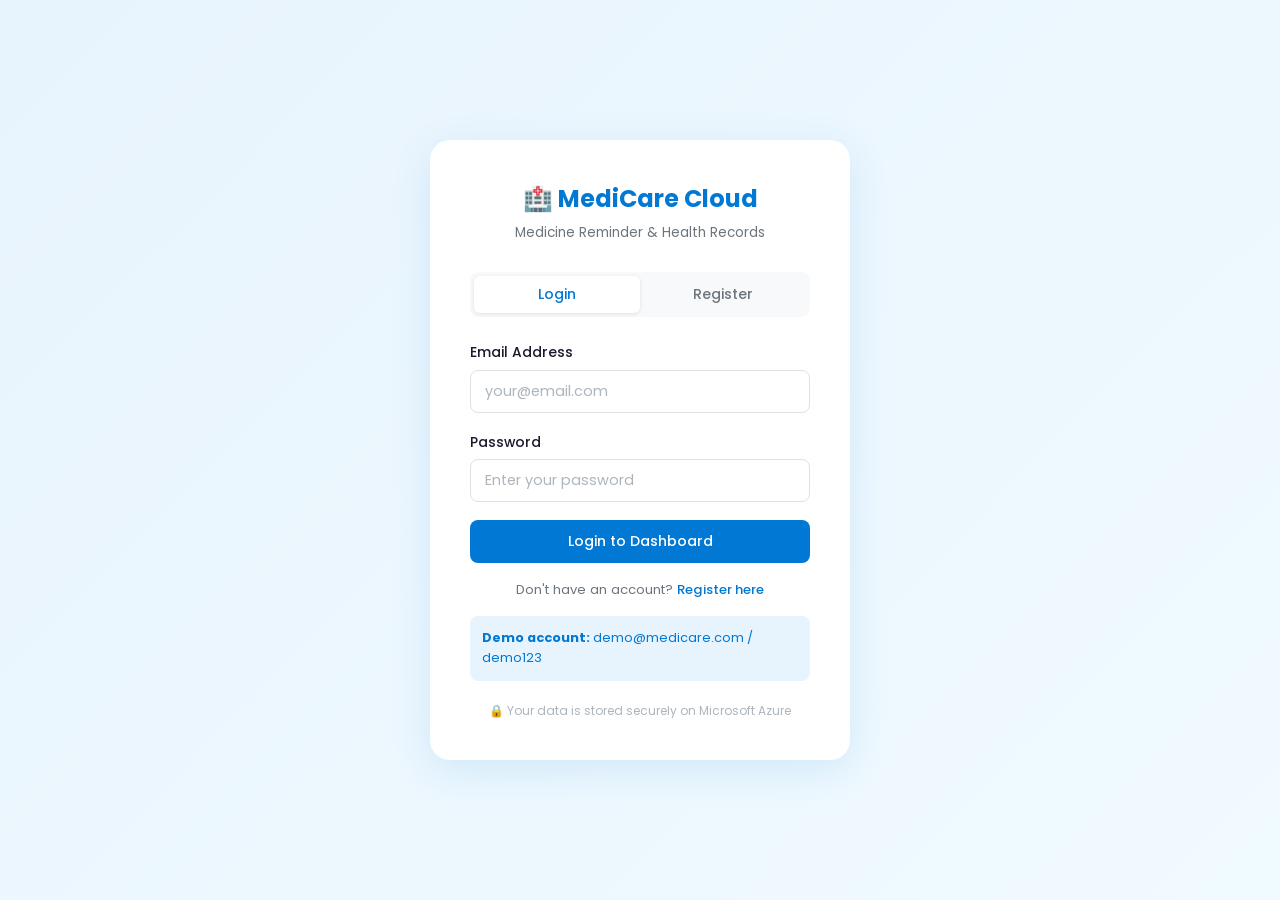
<file: medicines.html>
<!DOCTYPE html>
<html lang="en">
<head>
  <meta charset="UTF-8" />
  <meta name="viewport" content="width=device-width, initial-scale=1.0" />
  <meta name="description" content="MediCare Cloud - Manage your medicine reminders and schedules." />
  <title>Medicines - MediCare Cloud</title>
  <link rel="stylesheet" href="css/style.css" />
</head>
<body>

  <nav class="navbar">
    <div class="nav-logo">🏥 Medicare<span>Cloud</span></div>
    <ul class="nav-links" id="navLinks">
      <li><a href="dashboard.html">Dashboard</a></li>
      <li><a href="medicines.html" class="active">Medicines</a></li>
      <li><a href="records.html">Health Records</a></li>
      <li><a href="contact.html">Contact</a></li>
    </ul>
    <div class="nav-buttons">
      <span id="navUserName" style="font-size:0.85rem;color:var(--gray);font-weight:500;"></span>
      <button class="btn btn-outline btn-sm" onclick="logout()">Logout</button>
    </div>
    <button class="hamburger" id="hamburger" aria-label="Open menu">
      <span></span><span></span><span></span>
    </button>
  </nav>

  <div class="dashboard-layout">
    <aside class="sidebar">
      <div class="sidebar-user">
        <div class="sidebar-avatar" id="sidebarAvatar">U</div>
        <div class="sidebar-name" id="sidebarName">User</div>
        <div class="sidebar-email" id="sidebarEmail">user@email.com</div>
      </div>
      <nav class="sidebar-nav">
        <a href="dashboard.html"><span>📊</span> Dashboard</a>
        <a href="medicines.html" class="active"><span>💊</span> Medicines</a>
        <a href="records.html"><span>📁</span> Health Records</a>
        <a href="contact.html"><span>✉️</span> Contact</a>
        <a href="about.html"><span>ℹ️</span> About</a>
        <a href="#" onclick="logout()"><span>🚪</span> Logout</a>
      </nav>
    </aside>

    <main class="main-content">
      <div class="page-header">
        <h1>💊 Medicine Tracker</h1>
        <div style="display:flex;gap:10px;">
          <button class="btn btn-outline" onclick="requestNotificationPermission()">🔔 Enable Reminders</button>
          <button class="btn btn-primary" onclick="toggleForm()">+ Add Medicine</button>
        </div>
      </div>

      <!-- ALERT -->
      <div class="alert" id="medAlert"></div>

      <!-- ADD MEDICINE FORM -->
      <div class="card" id="addForm" style="display:none; margin-bottom:24px;">
        <div class="card-header">
          <h2>Add New Medicine</h2>
          <button class="btn btn-outline btn-sm" onclick="toggleForm()">✕ Close</button>
        </div>
        <div class="card-body">
          <div class="form-row">
            <div class="form-group">
              <label class="form-label">Medicine Name *</label>
              <input type="text" class="form-control" id="medName" placeholder="e.g. Paracetamol" />
            </div>
            <div class="form-group">
              <label class="form-label">Dosage *</label>
              <input type="text" class="form-control" id="medDosage" placeholder="e.g. 500mg" />
            </div>
          </div>
          <div class="form-row">
            <div class="form-group">
              <label class="form-label">Frequency *</label>
              <select class="form-control" id="medFreq">
                <option value="">Select frequency</option>
                <option>Once daily</option>
                <option>Twice daily</option>
                <option>Three times daily</option>
                <option>Weekly</option>
                <option>As needed</option>
              </select>
            </div>
            <div class="form-group">
              <label class="form-label">Reminder Time *</label>
              <input type="time" class="form-control" id="medTime" />
            </div>
          </div>
          <div class="form-group">
            <label class="form-label">Instructions (optional)</label>
            <input type="text" class="form-control" id="medInstructions" placeholder="e.g. After meals, with water" />
          </div>
          <div style="display:flex; gap:10px;">
            <button class="btn btn-primary" onclick="saveMedicine()">💾 Save Medicine</button>
            <button class="btn btn-outline" onclick="toggleForm()">Cancel</button>
          </div>
        </div>
      </div>

      <!-- EDIT FORM (hidden) -->
      <div class="card" id="editForm" style="display:none; margin-bottom:24px; border-left:4px solid var(--warning);">
        <div class="card-header">
          <h2>✏️ Edit Medicine</h2>
          <button class="btn btn-outline btn-sm" onclick="closeEdit()">✕ Close</button>
        </div>
        <div class="card-body">
          <input type="hidden" id="editIndex" />
          <div class="form-row">
            <div class="form-group">
              <label class="form-label">Medicine Name</label>
              <input type="text" class="form-control" id="editName" />
            </div>
            <div class="form-group">
              <label class="form-label">Dosage</label>
              <input type="text" class="form-control" id="editDosage" />
            </div>
          </div>
          <div class="form-row">
            <div class="form-group">
              <label class="form-label">Frequency</label>
              <select class="form-control" id="editFreq">
                <option>Once daily</option>
                <option>Twice daily</option>
                <option>Three times daily</option>
                <option>Weekly</option>
                <option>As needed</option>
              </select>
            </div>
            <div class="form-group">
              <label class="form-label">Reminder Time</label>
              <input type="time" class="form-control" id="editTime" />
            </div>
          </div>
          <div class="form-group">
            <label class="form-label">Instructions</label>
            <input type="text" class="form-control" id="editInstructions" />
          </div>
          <div style="display:flex; gap:10px;">
            <button class="btn btn-primary" onclick="updateMedicine()">💾 Update Medicine</button>
            <button class="btn btn-outline" onclick="closeEdit()">Cancel</button>
          </div>
        </div>
      </div>

      <!-- MEDICINE LIST -->
      <div class="card">
        <div class="card-header">
          <h2>All Medicines</h2>
          <span id="medCount" style="font-size:0.85rem;color:var(--gray);">0 medicines</span>
        </div>
        <div class="card-body" style="padding:0;">
          <table>
            <thead>
              <tr>
                <th>#</th>
                <th>Medicine Name</th>
                <th>Dosage</th>
                <th>Frequency</th>
                <th>Time</th>
                <th>Instructions</th>
                <th>Actions</th>
              </tr>
            </thead>
            <tbody id="medList">
              <tr>
                <td colspan="7" style="text-align:center;color:var(--gray);padding:40px;">
                  No medicines added yet. Click <strong>+ Add Medicine</strong> to get started.
                </td>
              </tr>
            </tbody>
          </table>
        </div>
      </div>

      <!-- REMINDER TIP -->
      <div class="card" style="border-left:4px solid var(--primary); margin-top:0;">
        <div class="card-body" style="display:flex;align-items:center;gap:14px;">
          <div style="font-size:1.8rem;">📧</div>
          <div>
            <strong style="font-size:0.95rem;">Email Reminders via Azure</strong>
            <p style="font-size:0.82rem;color:var(--gray);margin-top:4px;">
              In the full Azure-deployed version, Azure Communication Services sends email reminders to your registered email address at the times you set. Backend integration handled by Python Flask + Azure App Service.
            </p>
          </div>
        </div>
      </div>
    </main>
  </div>

  <script src="js/main.js"></script>
  <script>
    const user = JSON.parse(localStorage.getItem('mc_current_user') || 'null');
    if (!user) window.location.href = 'login.html';
    document.getElementById('navUserName').textContent  = user ? user.name : '';
    document.getElementById('sidebarName').textContent  = user ? user.name : '';
    document.getElementById('sidebarEmail').textContent = user ? user.email : '';
    document.getElementById('sidebarAvatar').textContent = user ? user.name.charAt(0).toUpperCase() : 'U';

    function toggleForm() {
      const f = document.getElementById('addForm');
      f.style.display = f.style.display === 'none' ? 'block' : 'none';
      closeEdit();
    }

    function closeEdit() {
      document.getElementById('editForm').style.display = 'none';
    }

    function showAlert(msg, type) {
      const el = document.getElementById('medAlert');
      el.textContent = msg;
      el.className = 'alert show alert-' + type;
      setTimeout(() => el.className = 'alert', 3000);
    }

    function saveMedicine() {
      const name  = document.getElementById('medName').value.trim();
      const dose  = document.getElementById('medDosage').value.trim();
      const freq  = document.getElementById('medFreq').value;
      const time  = document.getElementById('medTime').value;
      const instr = document.getElementById('medInstructions').value.trim();
      if (!name || !dose || !freq || !time) { showAlert('Please fill all required fields.', 'danger'); return; }

      const meds = JSON.parse(localStorage.getItem('mc_medicines') || '[]');
      meds.push({ name, dosage: dose, frequency: freq, time, instructions: instr });
      localStorage.setItem('mc_medicines', JSON.stringify(meds));

      // Reset form
      ['medName','medDosage','medTime','medInstructions'].forEach(id => document.getElementById(id).value = '');
      document.getElementById('medFreq').value = '';
      document.getElementById('addForm').style.display = 'none';
      showAlert('✅ Medicine saved successfully!', 'success');
      loadMedicines();
    }

    function deleteMedicine(i) {
      if (!confirm('Delete this medicine?')) return;
      const meds = JSON.parse(localStorage.getItem('mc_medicines') || '[]');
      meds.splice(i, 1);
      localStorage.setItem('mc_medicines', JSON.stringify(meds));
      showAlert('Medicine deleted.', 'success');
      loadMedicines();
    }

    function openEdit(i) {
      const meds = JSON.parse(localStorage.getItem('mc_medicines') || '[]');
      const m = meds[i];
      document.getElementById('editIndex').value        = i;
      document.getElementById('editName').value         = m.name;
      document.getElementById('editDosage').value       = m.dosage;
      document.getElementById('editFreq').value         = m.frequency;
      document.getElementById('editTime').value         = m.time;
      document.getElementById('editInstructions').value = m.instructions || '';
      document.getElementById('editForm').style.display = 'block';
      document.getElementById('addForm').style.display  = 'none';
      document.getElementById('editForm').scrollIntoView({ behavior: 'smooth' });
    }

    function updateMedicine() {
      const i     = parseInt(document.getElementById('editIndex').value);
      const meds  = JSON.parse(localStorage.getItem('mc_medicines') || '[]');
      meds[i] = {
        name:         document.getElementById('editName').value.trim(),
        dosage:       document.getElementById('editDosage').value.trim(),
        frequency:    document.getElementById('editFreq').value,
        time:         document.getElementById('editTime').value,
        instructions: document.getElementById('editInstructions').value.trim(),
      };
      localStorage.setItem('mc_medicines', JSON.stringify(meds));
      closeEdit();
      showAlert('✅ Medicine updated!', 'success');
      loadMedicines();
    }

    function loadMedicines() {
      const meds = JSON.parse(localStorage.getItem('mc_medicines') || '[]');
      document.getElementById('medCount').textContent = meds.length + ' medicine' + (meds.length !== 1 ? 's' : '');
      const tbody = document.getElementById('medList');
      if (meds.length === 0) {
        tbody.innerHTML = '<tr><td colspan="7" style="text-align:center;color:var(--gray);padding:40px;">No medicines added yet.</td></tr>';
        return;
      }
      tbody.innerHTML = meds.map((m, i) => `
        <tr>
          <td>${i + 1}</td>
          <td><strong>${m.name}</strong></td>
          <td>${m.dosage}</td>
          <td><span class="badge badge-info">${m.frequency}</span></td>
          <td>⏰ ${m.time}</td>
          <td style="color:var(--gray);font-size:0.82rem;">${m.instructions || '—'}</td>
          <td style="display:flex;gap:6px;">
            <button class="btn btn-outline btn-sm" onclick="openEdit(${i})">✏️ Edit</button>
            <button class="btn btn-danger btn-sm" onclick="deleteMedicine(${i})">🗑️ Delete</button>
          </td>
        </tr>`).join('');
    }

    function logout() {
      localStorage.removeItem('mc_current_user');
      window.location.href = 'login.html';
    }

    // ── BROWSER NOTIFICATIONS ──────────────────────────────────
    function requestNotificationPermission() {
      if ('Notification' in window) {
        Notification.requestPermission().then(permission => {
          if (permission === 'granted') {
            showAlert('✅ Notifications enabled! You will get medicine reminders.', 'success');
            startReminderChecker();
          } else {
            showAlert('⚠️ Please allow notifications to receive medicine reminders.', 'danger');
          }
        });
      }
    }

    function startReminderChecker() {
      // Check every 30 seconds if any medicine time matches current time
      setInterval(() => {
        const meds = JSON.parse(localStorage.getItem('mc_medicines') || '[]');
        const now  = new Date();
        const currentTime = now.getHours().toString().padStart(2,'0') + ':' + now.getMinutes().toString().padStart(2,'0');
        const notified = JSON.parse(localStorage.getItem('mc_notified_' + now.toDateString()) || '[]');

        meds.forEach((m, i) => {
          if (m.time === currentTime && !notified.includes(String(i))) {
            // Show browser notification
            if (Notification.permission === 'granted') {
              const notif = new Notification('💊 MediCare Cloud Reminder', {
                body: `Time to take ${m.name} ${m.dosage}!
${m.instructions || ''}`,
                icon: 'https://cdn-icons-png.flaticon.com/512/2966/2966327.png',
                badge: 'https://cdn-icons-png.flaticon.com/512/2966/2966327.png',
                requireInteraction: true
              });
              notif.onclick = () => { window.focus(); notif.close(); };
            }
            // Also show on-screen alert
            showAlert(`⏰ REMINDER: Time to take ${m.name} ${m.dosage}!`, 'success');

            // Mark as notified for today
            notified.push(String(i));
            localStorage.setItem('mc_notified_' + now.toDateString(), JSON.stringify(notified));
          }
        });
      }, 30000); // check every 30 seconds
    }

    // Auto-start checker if permission already granted
    if (Notification.permission === 'granted') {
      startReminderChecker();
    }

    loadMedicines();
  </script>
</body>
</html>
</file>
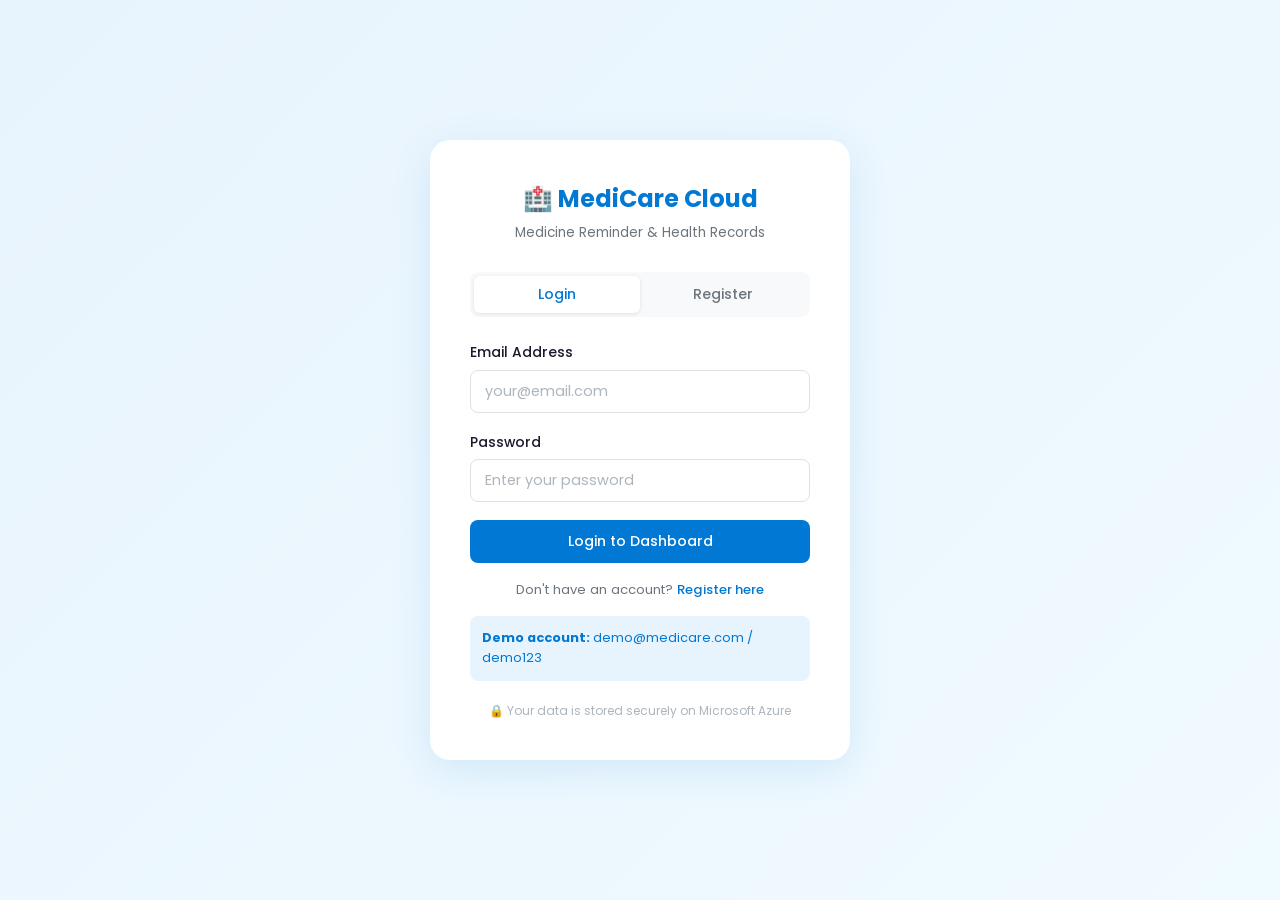
<file: records.html>
<!DOCTYPE html>
<html lang="en">
<head>
  <meta charset="UTF-8" />
  <meta name="viewport" content="width=device-width, initial-scale=1.0" />
  <meta name="description" content="MediCare Cloud - Upload and manage your health records securely on Azure Blob Storage." />
  <title>Health Records - MediCare Cloud</title>
  <link rel="stylesheet" href="css/style.css" />
</head>
<body>

  <nav class="navbar">
    <div class="nav-logo">🏥 Medicare<span>Cloud</span></div>
    <ul class="nav-links" id="navLinks">
      <li><a href="dashboard.html">Dashboard</a></li>
      <li><a href="medicines.html">Medicines</a></li>
      <li><a href="records.html" class="active">Health Records</a></li>
      <li><a href="contact.html">Contact</a></li>
    </ul>
    <div class="nav-buttons">
      <span id="navUserName" style="font-size:0.85rem;color:var(--gray);font-weight:500;"></span>
      <button class="btn btn-outline btn-sm" onclick="logout()">Logout</button>
    </div>
    <button class="hamburger" id="hamburger" aria-label="Open menu">
      <span></span><span></span><span></span>
    </button>
  </nav>

  <div class="dashboard-layout">
    <aside class="sidebar">
      <div class="sidebar-user">
        <div class="sidebar-avatar" id="sidebarAvatar">U</div>
        <div class="sidebar-name" id="sidebarName">User</div>
        <div class="sidebar-email" id="sidebarEmail">user@email.com</div>
      </div>
      <nav class="sidebar-nav">
        <a href="dashboard.html"><span>📊</span> Dashboard</a>
        <a href="medicines.html"><span>💊</span> Medicines</a>
        <a href="records.html" class="active"><span>📁</span> Health Records</a>
        <a href="contact.html"><span>✉️</span> Contact</a>
        <a href="about.html"><span>ℹ️</span> About</a>
        <a href="#" onclick="logout()"><span>🚪</span> Logout</a>
      </nav>
    </aside>

    <main class="main-content">
      <div class="page-header">
        <h1>📁 Health Records</h1>
        <span id="recCount" style="font-size:0.85rem;color:var(--gray);">0 records</span>
      </div>

      <div class="alert" id="recAlert"></div>

      <!-- UPLOAD CARD -->
      <div class="card" style="margin-bottom:24px;">
        <div class="card-header">
          <h2>☁️ Upload Health Record to Azure</h2>
        </div>
        <div class="card-body">
          <div class="upload-area" id="uploadArea" onclick="document.getElementById('fileInput').click()">
            <div class="upload-icon">📤</div>
            <p><strong>Click to upload</strong> or drag and drop</p>
            <small>Supported: PDF, JPG, PNG, JPEG | Max size: 10 MB</small>
            <input type="file" id="fileInput" accept=".pdf,.jpg,.jpeg,.png" style="display:none;" onchange="handleFileSelect(event)" />
          </div>

          <div id="filePreview" style="display:none; margin-top:16px;">
            <div style="background:var(--primary-light);border:1px solid rgba(0,120,212,0.2);border-radius:var(--radius-sm);padding:14px;display:flex;align-items:center;gap:12px;">
              <span style="font-size:1.6rem;" id="fileIcon">📄</span>
              <div style="flex:1;">
                <div style="font-weight:600;font-size:0.9rem;" id="fileName">filename.pdf</div>
                <div style="font-size:0.78rem;color:var(--gray);" id="fileSize">0 KB</div>
              </div>
              <button class="btn btn-outline btn-sm" onclick="clearFile()">✕ Remove</button>
            </div>
            <div class="form-row" style="margin-top:12px;">
              <div class="form-group">
                <label class="form-label">Record Type *</label>
                <select class="form-control" id="recType">
                  <option value="">Select type</option>
                  <option>Prescription</option>
                  <option>Lab Report</option>
                  <option>X-Ray / Imaging</option>
                  <option>Doctor Notes</option>
                  <option>Discharge Summary</option>
                  <option>Insurance Document</option>
                  <option>Other</option>
                </select>
              </div>
              <div class="form-group">
                <label class="form-label">Notes (optional)</label>
                <input type="text" class="form-control" id="recNotes" placeholder="e.g. Blood test by Dr. Sharma" />
              </div>
            </div>
            <button class="btn btn-primary" onclick="uploadRecord()">☁️ Save to Azure Storage</button>
          </div>
        </div>
      </div>

      <!-- RECORDS TABLE -->
      <div class="card">
        <div class="card-header">
          <h2>My Health Records</h2>
          <input type="text" id="searchInput" class="form-control" placeholder="🔍 Search records..." style="width:220px;padding:6px 12px;font-size:0.85rem;" oninput="filterRecords()" />
        </div>
        <div class="card-body" style="padding:0;">
          <table>
            <thead>
              <tr>
                <th>#</th>
                <th>File Name</th>
                <th>Type</th>
                <th>Notes</th>
                <th>Date Uploaded</th>
                <th>Size</th>
                <th>Actions</th>
              </tr>
            </thead>
            <tbody id="recList">
              <tr>
                <td colspan="7" style="text-align:center;color:var(--gray);padding:40px;">
                  No health records uploaded yet. Upload your first record above.
                </td>
              </tr>
            </tbody>
          </table>
        </div>
      </div>

      <!-- AZURE INFO -->
      <div class="card" style="border-left:4px solid var(--primary);">
        <div class="card-body" style="display:flex;align-items:center;gap:14px;">
          <div style="font-size:1.8rem;">🔒</div>
          <div>
            <strong style="font-size:0.95rem;">Secure Azure Blob Storage</strong>
            <p style="font-size:0.82rem;color:var(--gray);margin-top:4px;">
              In the full deployment, files are uploaded to Azure Blob Storage with private access. Each file gets a secure SAS (Shared Access Signature) URL for safe download. Files are never publicly accessible without your permission.
            </p>
          </div>
        </div>
      </div>
    </main>
  </div>

  <script src="js/main.js"></script>
  <script>
    const user = JSON.parse(localStorage.getItem('mc_current_user') || 'null');
    if (!user) window.location.href = 'login.html';
    document.getElementById('navUserName').textContent   = user ? user.name : '';
    document.getElementById('sidebarName').textContent   = user ? user.name : '';
    document.getElementById('sidebarEmail').textContent  = user ? user.email : '';
    document.getElementById('sidebarAvatar').textContent = user ? user.name.charAt(0).toUpperCase() : 'U';

    let selectedFile = null;

    // Drag and drop
    const uploadArea = document.getElementById('uploadArea');
    uploadArea.addEventListener('dragover',  e => { e.preventDefault(); uploadArea.classList.add('drag-over'); });
    uploadArea.addEventListener('dragleave', () => uploadArea.classList.remove('drag-over'));
    uploadArea.addEventListener('drop', e => {
      e.preventDefault();
      uploadArea.classList.remove('drag-over');
      const file = e.dataTransfer.files[0];
      if (file) processFile(file);
    });

    function handleFileSelect(e) {
      const file = e.target.files[0];
      if (file) processFile(file);
    }

    function processFile(file) {
      const allowed = ['application/pdf', 'image/jpeg', 'image/png'];
      if (!allowed.includes(file.type)) { showAlert('Only PDF, JPG, PNG files allowed.', 'danger'); return; }
      if (file.size > 10 * 1024 * 1024)  { showAlert('File size must be under 10 MB.', 'danger'); return; }
      selectedFile = file;
      const icons = { 'application/pdf': '📄', 'image/jpeg': '🖼️', 'image/png': '🖼️' };
      document.getElementById('fileIcon').textContent = icons[file.type] || '📄';
      document.getElementById('fileName').textContent = file.name;
      document.getElementById('fileSize').textContent = (file.size / 1024).toFixed(1) + ' KB';
      document.getElementById('filePreview').style.display = 'block';
    }

    function clearFile() {
      selectedFile = null;
      document.getElementById('fileInput').value = '';
      document.getElementById('filePreview').style.display = 'none';
    }

    function showAlert(msg, type) {
      const el = document.getElementById('recAlert');
      el.textContent = msg;
      el.className = 'alert show alert-' + type;
      setTimeout(() => el.className = 'alert', 4000);
    }

    function uploadRecord() {
      // Read file as base64 to store in localStorage for preview
      const reader = new FileReader();
      reader.onload = function(e) {
        const fileData = e.target.result;
        const records = JSON.parse(localStorage.getItem("mc_records") || "[]");
        records.push({
          name:  selectedFile.name,
          type:  document.getElementById("recType").value,
          notes: document.getElementById("recNotes").value.trim(),
          size:  (selectedFile.size / 1024).toFixed(1) + " KB",
          date:  new Date().toLocaleDateString("en-IN", { day:"2-digit", month:"short", year:"numeric" }),
          fileData: fileData,
          fileType: selectedFile.type
        });
        localStorage.setItem("mc_records", JSON.stringify(records));
        clearFile();
        document.getElementById("recType").value  = "";
        document.getElementById("recNotes").value = "";
        showAlert("✅ Record uploaded successfully!", "success");
        loadRecords();
      };
      reader.readAsDataURL(selectedFile);
      return;
      // OLD CODE BELOW (replaced by above)

      if (!selectedFile) { showAlert('Please select a file.', 'danger'); return; }
      const type  = document.getElementById('recType').value;
      const notes = document.getElementById('recNotes').value.trim();
      if (!type)  { showAlert('Please select a record type.', 'danger'); return; }

      const records = JSON.parse(localStorage.getItem('mc_records') || '[]');
      records.push({
        name:  selectedFile.name,
        type,
        notes,
        size:  (selectedFile.size / 1024).toFixed(1) + ' KB',
        date:  new Date().toLocaleDateString('en-IN', { day:'2-digit', month:'short', year:'numeric' }),
        // In real Azure: blob_url from Azure SDK upload response
        blob_url: '#'
      });
      localStorage.setItem('mc_records', JSON.stringify(records));
      clearFile();
      document.getElementById('recType').value  = '';
      document.getElementById('recNotes').value = '';
      showAlert('✅ Record saved to Azure Blob Storage!', 'success');
      loadRecords();
    }

    function deleteRecord(i) {
      if (!confirm('Delete this record?')) return;
      const records = JSON.parse(localStorage.getItem('mc_records') || '[]');
      records.splice(i, 1);
      localStorage.setItem('mc_records', JSON.stringify(records));
      showAlert('Record deleted.', 'success');
      loadRecords();
    }

    function filterRecords() {
      const q = document.getElementById('searchInput').value.toLowerCase();
      const rows = document.querySelectorAll('#recList tr[data-index]');
      rows.forEach(r => {
        r.style.display = r.textContent.toLowerCase().includes(q) ? '' : 'none';
      });
    }

    function loadRecords() {
      const records = JSON.parse(localStorage.getItem('mc_records') || '[]');
      document.getElementById('recCount').textContent = records.length + ' record' + (records.length !== 1 ? 's' : '');
      const tbody = document.getElementById('recList');
      if (records.length === 0) {
        tbody.innerHTML = '<tr><td colspan="7" style="text-align:center;color:var(--gray);padding:40px;">No health records uploaded yet.</td></tr>';
        return;
      }
      const typeIcons = { 'Prescription': '💊', 'Lab Report': '🧪', 'X-Ray / Imaging': '🩻', 'Doctor Notes': '📝', 'Discharge Summary': '🏥', 'Insurance Document': '📋', 'Other': '📄' };
      tbody.innerHTML = records.map((r, i) => `
        <tr data-index="${i}">
          <td>${i + 1}</td>
          <td>${typeIcons[r.type] || '📄'} <strong>${r.name}</strong></td>
          <td><span class="badge badge-info">${r.type}</span></td>
          <td style="font-size:0.82rem;color:var(--gray);">${r.notes || '—'}</td>
          <td>${r.date}</td>
          <td>${r.size}</td>
          <td style="display:flex;gap:6px;">
            <button class="btn btn-outline btn-sm" onclick="viewRecord(${i})">👁️ View</button>
            <button class="btn btn-danger btn-sm" onclick="deleteRecord(${i})">🗑️</button>
          </td>
        </tr>`).join('');
    }

    function viewRecord(i) {
      const records = JSON.parse(localStorage.getItem('mc_records') || '[]');
      const r = records[i];
      if (r.fileData) {
        // Open file in new tab
        const win = window.open();
        if (r.fileType === 'application/pdf') {
          win.document.write('<iframe src="' + r.fileData + '" style="width:100%;height:100vh;border:none;"></iframe>');
        } else {
          win.document.write('<img src="' + r.fileData + '" style="max-width:100%;height:auto;" />');
        }
      } else {
        alert('File preview not available. In Azure deployment, files open via secure Blob Storage URL.');
      }
    }

    function logout() {
      localStorage.removeItem('mc_current_user');
      window.location.href = 'login.html';
    }

    loadRecords();
  </script>
</body>
</html>
</file>
<file: css/style.css>
/* ===== MEDICARE CLOUD - MAIN STYLESHEET ===== */

/* Google Font */
@import url('https://fonts.googleapis.com/css2?family=Poppins:wght@300;400;500;600;700&display=swap');

/* ===== CSS VARIABLES ===== */
:root {
  --primary: #0078d4;
  --primary-dark: #005a9e;
  --primary-light: #e8f4fd;
  --secondary: #00b4d8;
  --success: #28a745;
  --warning: #ffc107;
  --danger: #dc3545;
  --dark: #1a1a2e;
  --gray: #6c757d;
  --light-gray: #f8f9fa;
  --border: #dee2e6;
  --white: #ffffff;
  --shadow: 0 2px 15px rgba(0, 120, 212, 0.08);
  --shadow-hover: 0 8px 30px rgba(0, 120, 212, 0.15);
  --radius: 12px;
  --radius-sm: 8px;
  --transition: all 0.3s ease;
}

/* ===== RESET ===== */
* {
  margin: 0;
  padding: 0;
  box-sizing: border-box;
}

body {
  font-family: 'Poppins', sans-serif;
  color: var(--dark);
  background: var(--white);
  line-height: 1.6;
}

a {
  text-decoration: none;
  color: inherit;
}

ul {
  list-style: none;
}

img {
  max-width: 100%;
}

/* ===== NAVBAR ===== */
.navbar {
  background: var(--white);
  border-bottom: 1px solid var(--border);
  padding: 0 5%;
  display: flex;
  align-items: center;
  justify-content: space-between;
  height: 65px;
  position: sticky;
  top: 0;
  z-index: 999;
  box-shadow: 0 1px 10px rgba(0,0,0,0.05);
}

.nav-logo {
  font-size: 1.3rem;
  font-weight: 700;
  color: var(--primary);
  display: flex;
  align-items: center;
  gap: 8px;
}

.nav-logo span {
  color: var(--secondary);
}

.nav-links {
  display: flex;
  align-items: center;
  gap: 2rem;
}

.nav-links a {
  font-size: 0.9rem;
  font-weight: 500;
  color: var(--gray);
  transition: var(--transition);
  position: relative;
}

.nav-links a:hover,
.nav-links a.active {
  color: var(--primary);
}

.nav-links a.active::after {
  content: '';
  position: absolute;
  bottom: -4px;
  left: 0;
  width: 100%;
  height: 2px;
  background: var(--primary);
  border-radius: 2px;
}

.nav-buttons {
  display: flex;
  gap: 10px;
  align-items: center;
}

.btn {
  padding: 9px 22px;
  border-radius: var(--radius-sm);
  font-size: 0.88rem;
  font-weight: 500;
  font-family: 'Poppins', sans-serif;
  cursor: pointer;
  transition: var(--transition);
  border: none;
  display: inline-flex;
  align-items: center;
  gap: 6px;
}

.btn-primary {
  background: var(--primary);
  color: var(--white);
}

.btn-primary:hover {
  background: var(--primary-dark);
  transform: translateY(-1px);
  box-shadow: var(--shadow-hover);
}

.btn-outline {
  background: transparent;
  color: var(--primary);
  border: 1.5px solid var(--primary);
}

.btn-outline:hover {
  background: var(--primary-light);
  transform: translateY(-1px);
}

.btn-danger {
  background: var(--danger);
  color: var(--white);
}

.btn-danger:hover {
  background: #c82333;
}

.btn-success {
  background: var(--success);
  color: var(--white);
}

.btn-success:hover {
  background: #218838;
}

.btn-sm {
  padding: 5px 14px;
  font-size: 0.8rem;
}

/* Hamburger */
.hamburger {
  display: none;
  flex-direction: column;
  gap: 5px;
  cursor: pointer;
  background: none;
  border: none;
}

.hamburger span {
  display: block;
  width: 24px;
  height: 2px;
  background: var(--dark);
  border-radius: 2px;
  transition: var(--transition);
}

/* ===== HERO SECTION ===== */
.hero {
  background: linear-gradient(135deg, #e8f4fd 0%, #f0faff 50%, #e8f4fd 100%);
  padding: 90px 5% 80px;
  display: flex;
  align-items: center;
  justify-content: space-between;
  gap: 40px;
  min-height: 85vh;
}

.hero-text {
  max-width: 560px;
}

.hero-badge {
  display: inline-block;
  background: var(--primary-light);
  color: var(--primary);
  padding: 6px 16px;
  border-radius: 20px;
  font-size: 0.8rem;
  font-weight: 600;
  margin-bottom: 20px;
  border: 1px solid rgba(0,120,212,0.2);
}

.hero-text h1 {
  font-size: 2.8rem;
  font-weight: 700;
  line-height: 1.2;
  margin-bottom: 18px;
  color: var(--dark);
}

.hero-text h1 span {
  color: var(--primary);
}

.hero-text p {
  font-size: 1.05rem;
  color: var(--gray);
  margin-bottom: 32px;
  line-height: 1.7;
}

.hero-buttons {
  display: flex;
  gap: 14px;
  flex-wrap: wrap;
}

.hero-image {
  flex: 1;
  max-width: 480px;
  display: flex;
  justify-content: center;
}

.hero-card {
  background: var(--white);
  border-radius: 20px;
  padding: 30px;
  box-shadow: var(--shadow-hover);
  width: 100%;
  max-width: 380px;
}

.hero-card-title {
  font-size: 0.85rem;
  font-weight: 600;
  color: var(--gray);
  text-transform: uppercase;
  letter-spacing: 1px;
  margin-bottom: 16px;
}

.med-item {
  display: flex;
  align-items: center;
  justify-content: space-between;
  padding: 12px 14px;
  background: var(--light-gray);
  border-radius: var(--radius-sm);
  margin-bottom: 10px;
}

.med-item:last-child {
  margin-bottom: 0;
}

.med-info {
  display: flex;
  align-items: center;
  gap: 10px;
}

.med-icon {
  width: 36px;
  height: 36px;
  background: var(--primary-light);
  border-radius: 8px;
  display: flex;
  align-items: center;
  justify-content: center;
  font-size: 1.1rem;
}

.med-name {
  font-size: 0.88rem;
  font-weight: 600;
}

.med-dose {
  font-size: 0.78rem;
  color: var(--gray);
}

.med-time {
  font-size: 0.8rem;
  color: var(--primary);
  font-weight: 500;
}

.status-badge {
  font-size: 0.72rem;
  padding: 3px 10px;
  border-radius: 20px;
  font-weight: 600;
}

.status-taken {
  background: #d4edda;
  color: #155724;
}

.status-pending {
  background: #fff3cd;
  color: #856404;
}

/* ===== SECTIONS ===== */
.section {
  padding: 80px 5%;
}

.section-alt {
  background: var(--light-gray);
}

.section-title {
  text-align: center;
  margin-bottom: 50px;
}

.section-title h2 {
  font-size: 2rem;
  font-weight: 700;
  color: var(--dark);
  margin-bottom: 12px;
}

.section-title p {
  font-size: 1rem;
  color: var(--gray);
  max-width: 500px;
  margin: 0 auto;
}

.section-title .line {
  width: 50px;
  height: 3px;
  background: var(--primary);
  border-radius: 3px;
  margin: 12px auto 0;
}

/* ===== FEATURE CARDS ===== */
.features-grid {
  display: grid;
  grid-template-columns: repeat(auto-fit, minmax(260px, 1fr));
  gap: 24px;
}

.feature-card {
  background: var(--white);
  border: 1px solid var(--border);
  border-radius: var(--radius);
  padding: 30px 24px;
  transition: var(--transition);
  position: relative;
  overflow: hidden;
}

.feature-card::before {
  content: '';
  position: absolute;
  top: 0;
  left: 0;
  width: 4px;
  height: 100%;
  background: var(--primary);
  opacity: 0;
  transition: var(--transition);
}

.feature-card:hover {
  box-shadow: var(--shadow-hover);
  transform: translateY(-4px);
  border-color: var(--primary);
}

.feature-card:hover::before {
  opacity: 1;
}

.feature-icon {
  width: 56px;
  height: 56px;
  background: var(--primary-light);
  border-radius: var(--radius-sm);
  display: flex;
  align-items: center;
  justify-content: center;
  font-size: 1.6rem;
  margin-bottom: 18px;
}

.feature-card h3 {
  font-size: 1.05rem;
  font-weight: 600;
  margin-bottom: 10px;
}

.feature-card p {
  font-size: 0.88rem;
  color: var(--gray);
  line-height: 1.6;
}

/* ===== STATS ===== */
.stats-grid {
  display: grid;
  grid-template-columns: repeat(auto-fit, minmax(180px, 1fr));
  gap: 20px;
}

.stat-card {
  background: var(--white);
  border-radius: var(--radius);
  padding: 28px 20px;
  text-align: center;
  border: 1px solid var(--border);
  transition: var(--transition);
}

.stat-card:hover {
  box-shadow: var(--shadow-hover);
  border-color: var(--primary);
}

.stat-number {
  font-size: 2.2rem;
  font-weight: 700;
  color: var(--primary);
  display: block;
}

.stat-label {
  font-size: 0.85rem;
  color: var(--gray);
  margin-top: 4px;
}

/* ===== HOW IT WORKS ===== */
.steps-grid {
  display: grid;
  grid-template-columns: repeat(auto-fit, minmax(200px, 1fr));
  gap: 30px;
  position: relative;
}

.step-card {
  text-align: center;
  padding: 20px;
}

.step-number {
  width: 52px;
  height: 52px;
  background: var(--primary);
  color: var(--white);
  border-radius: 50%;
  display: flex;
  align-items: center;
  justify-content: center;
  font-size: 1.2rem;
  font-weight: 700;
  margin: 0 auto 16px;
}

.step-card h3 {
  font-size: 1rem;
  font-weight: 600;
  margin-bottom: 8px;
}

.step-card p {
  font-size: 0.85rem;
  color: var(--gray);
}

/* ===== FOOTER ===== */
footer {
  background: var(--dark);
  color: rgba(255,255,255,0.8);
  padding: 50px 5% 24px;
}

.footer-grid {
  display: grid;
  grid-template-columns: 2fr 1fr 1fr 1fr;
  gap: 40px;
  margin-bottom: 40px;
}

.footer-brand h3 {
  font-size: 1.2rem;
  font-weight: 700;
  color: var(--white);
  margin-bottom: 12px;
}

.footer-brand p {
  font-size: 0.85rem;
  line-height: 1.7;
  color: rgba(255,255,255,0.6);
}

.footer-col h4 {
  font-size: 0.9rem;
  font-weight: 600;
  color: var(--white);
  margin-bottom: 14px;
}

.footer-col a {
  display: block;
  font-size: 0.85rem;
  color: rgba(255,255,255,0.6);
  margin-bottom: 8px;
  transition: var(--transition);
}

.footer-col a:hover {
  color: var(--secondary);
}

.footer-bottom {
  border-top: 1px solid rgba(255,255,255,0.1);
  padding-top: 20px;
  text-align: center;
  font-size: 0.82rem;
  color: rgba(255,255,255,0.4);
}

/* ===== DASHBOARD ===== */
.dashboard-layout {
  display: flex;
  min-height: calc(100vh - 65px);
}

.sidebar {
  width: 240px;
  background: var(--dark);
  padding: 24px 0;
  position: sticky;
  top: 65px;
  height: calc(100vh - 65px);
  overflow-y: auto;
  flex-shrink: 0;
}

.sidebar-user {
  padding: 0 20px 24px;
  border-bottom: 1px solid rgba(255,255,255,0.1);
  margin-bottom: 16px;
}

.sidebar-avatar {
  width: 46px;
  height: 46px;
  background: var(--primary);
  border-radius: 50%;
  display: flex;
  align-items: center;
  justify-content: center;
  font-size: 1.1rem;
  font-weight: 700;
  color: var(--white);
  margin-bottom: 10px;
}

.sidebar-name {
  font-size: 0.9rem;
  font-weight: 600;
  color: var(--white);
}

.sidebar-email {
  font-size: 0.75rem;
  color: rgba(255,255,255,0.5);
}

.sidebar-nav a {
  display: flex;
  align-items: center;
  gap: 10px;
  padding: 11px 20px;
  font-size: 0.88rem;
  color: rgba(255,255,255,0.65);
  transition: var(--transition);
}

.sidebar-nav a:hover,
.sidebar-nav a.active {
  background: rgba(0,120,212,0.2);
  color: var(--white);
  border-right: 3px solid var(--primary);
}

.sidebar-nav a span {
  font-size: 1.1rem;
}

.main-content {
  flex: 1;
  padding: 30px;
  background: var(--light-gray);
  overflow-y: auto;
}

.page-header {
  display: flex;
  align-items: center;
  justify-content: space-between;
  margin-bottom: 24px;
}

.page-header h1 {
  font-size: 1.5rem;
  font-weight: 700;
}

/* ===== STAT CARDS (DASHBOARD) ===== */
.dash-stats {
  display: grid;
  grid-template-columns: repeat(auto-fit, minmax(180px, 1fr));
  gap: 16px;
  margin-bottom: 28px;
}

.dash-stat {
  background: var(--white);
  border-radius: var(--radius);
  padding: 22px 20px;
  border: 1px solid var(--border);
  display: flex;
  align-items: center;
  gap: 14px;
}

.dash-stat-icon {
  width: 48px;
  height: 48px;
  border-radius: var(--radius-sm);
  display: flex;
  align-items: center;
  justify-content: center;
  font-size: 1.4rem;
  flex-shrink: 0;
}

.dash-stat-icon.blue { background: var(--primary-light); }
.dash-stat-icon.green { background: #d4edda; }
.dash-stat-icon.amber { background: #fff3cd; }
.dash-stat-icon.red { background: #f8d7da; }

.dash-stat-num {
  font-size: 1.7rem;
  font-weight: 700;
  line-height: 1;
}

.dash-stat-label {
  font-size: 0.78rem;
  color: var(--gray);
  margin-top: 2px;
}

/* ===== TABLES ===== */
.card {
  background: var(--white);
  border-radius: var(--radius);
  border: 1px solid var(--border);
  overflow: hidden;
  margin-bottom: 24px;
}

.card-header {
  padding: 16px 20px;
  border-bottom: 1px solid var(--border);
  display: flex;
  align-items: center;
  justify-content: space-between;
}

.card-header h2 {
  font-size: 1rem;
  font-weight: 600;
}

.card-body {
  padding: 20px;
}

table {
  width: 100%;
  border-collapse: collapse;
  font-size: 0.87rem;
}

table th {
  background: var(--light-gray);
  padding: 10px 14px;
  text-align: left;
  font-size: 0.8rem;
  font-weight: 600;
  color: var(--gray);
  text-transform: uppercase;
  letter-spacing: 0.5px;
}

table td {
  padding: 12px 14px;
  border-bottom: 1px solid var(--border);
  color: var(--dark);
  vertical-align: middle;
}

table tr:last-child td {
  border-bottom: none;
}

table tr:hover td {
  background: var(--light-gray);
}

.badge {
  display: inline-block;
  padding: 3px 10px;
  border-radius: 20px;
  font-size: 0.75rem;
  font-weight: 600;
}

.badge-success { background: #d4edda; color: #155724; }
.badge-warning { background: #fff3cd; color: #856404; }
.badge-danger  { background: #f8d7da; color: #721c24; }
.badge-info    { background: var(--primary-light); color: var(--primary-dark); }

/* ===== FORMS ===== */
.form-group {
  margin-bottom: 18px;
}

.form-label {
  display: block;
  font-size: 0.87rem;
  font-weight: 500;
  margin-bottom: 6px;
  color: var(--dark);
}

.form-control {
  width: 100%;
  padding: 10px 14px;
  border: 1.5px solid var(--border);
  border-radius: var(--radius-sm);
  font-size: 0.9rem;
  font-family: 'Poppins', sans-serif;
  color: var(--dark);
  background: var(--white);
  transition: var(--transition);
  outline: none;
}

.form-control:focus {
  border-color: var(--primary);
  box-shadow: 0 0 0 3px rgba(0,120,212,0.1);
}

.form-control::placeholder {
  color: #adb5bd;
}

textarea.form-control {
  resize: vertical;
  min-height: 120px;
}

select.form-control {
  cursor: pointer;
}

.form-row {
  display: grid;
  grid-template-columns: 1fr 1fr;
  gap: 16px;
}

/* ===== UPLOAD AREA ===== */
.upload-area {
  border: 2px dashed var(--border);
  border-radius: var(--radius);
  padding: 40px 20px;
  text-align: center;
  cursor: pointer;
  transition: var(--transition);
  background: var(--light-gray);
}

.upload-area:hover,
.upload-area.drag-over {
  border-color: var(--primary);
  background: var(--primary-light);
}

.upload-icon {
  font-size: 2.5rem;
  margin-bottom: 12px;
}

.upload-area p {
  font-size: 0.9rem;
  color: var(--gray);
  margin-bottom: 8px;
}

.upload-area small {
  font-size: 0.78rem;
  color: #adb5bd;
}

/* ===== LOGIN / REGISTER ===== */
.auth-page {
  min-height: 100vh;
  background: linear-gradient(135deg, #e8f4fd 0%, #f0faff 100%);
  display: flex;
  align-items: center;
  justify-content: center;
  padding: 40px 20px;
}

.auth-card {
  background: var(--white);
  border-radius: 20px;
  padding: 40px;
  width: 100%;
  max-width: 420px;
  box-shadow: 0 10px 40px rgba(0,120,212,0.12);
}

.auth-logo {
  text-align: center;
  margin-bottom: 28px;
}

.auth-logo h2 {
  font-size: 1.5rem;
  font-weight: 700;
  color: var(--primary);
}

.auth-logo p {
  font-size: 0.85rem;
  color: var(--gray);
  margin-top: 4px;
}

.auth-tabs {
  display: flex;
  background: var(--light-gray);
  border-radius: var(--radius-sm);
  padding: 4px;
  margin-bottom: 24px;
}

.auth-tab {
  flex: 1;
  padding: 8px;
  text-align: center;
  border-radius: 6px;
  font-size: 0.88rem;
  font-weight: 500;
  cursor: pointer;
  transition: var(--transition);
  color: var(--gray);
  border: none;
  background: none;
  font-family: 'Poppins', sans-serif;
}

.auth-tab.active {
  background: var(--white);
  color: var(--primary);
  box-shadow: 0 1px 4px rgba(0,0,0,0.1);
}

.auth-form { display: none; }
.auth-form.active { display: block; }

/* ===== ABOUT PAGE ===== */
.about-hero {
  background: linear-gradient(135deg, #e8f4fd 0%, #f0faff 100%);
  padding: 80px 5%;
  text-align: center;
}

.about-hero h1 {
  font-size: 2.4rem;
  font-weight: 700;
  margin-bottom: 16px;
}

.about-hero p {
  font-size: 1rem;
  color: var(--gray);
  max-width: 600px;
  margin: 0 auto;
}

.tech-grid {
  display: grid;
  grid-template-columns: repeat(auto-fit, minmax(130px, 1fr));
  gap: 16px;
}

.tech-item {
  background: var(--white);
  border: 1px solid var(--border);
  border-radius: var(--radius-sm);
  padding: 20px 14px;
  text-align: center;
  transition: var(--transition);
}

.tech-item:hover {
  border-color: var(--primary);
  box-shadow: var(--shadow);
}

.tech-item .tech-icon {
  font-size: 2rem;
  margin-bottom: 8px;
  display: block;
}

.tech-item p {
  font-size: 0.82rem;
  font-weight: 600;
  color: var(--dark);
}

/* ===== CONTACT PAGE ===== */
.contact-grid {
  display: grid;
  grid-template-columns: 1fr 1fr;
  gap: 40px;
  align-items: start;
}

.contact-info-card {
  background: var(--primary);
  color: var(--white);
  border-radius: var(--radius);
  padding: 36px 28px;
}

.contact-info-card h3 {
  font-size: 1.3rem;
  font-weight: 700;
  margin-bottom: 14px;
}

.contact-info-card p {
  font-size: 0.9rem;
  opacity: 0.85;
  margin-bottom: 30px;
  line-height: 1.7;
}

.contact-detail {
  display: flex;
  align-items: center;
  gap: 12px;
  margin-bottom: 18px;
}

.contact-detail-icon {
  width: 40px;
  height: 40px;
  background: rgba(255,255,255,0.15);
  border-radius: var(--radius-sm);
  display: flex;
  align-items: center;
  justify-content: center;
  font-size: 1.1rem;
  flex-shrink: 0;
}

.contact-detail span {
  font-size: 0.88rem;
  opacity: 0.9;
}

/* ===== ALERT / TOAST ===== */
.alert {
  padding: 12px 18px;
  border-radius: var(--radius-sm);
  font-size: 0.88rem;
  margin-bottom: 16px;
  display: none;
}

.alert.show { display: block; }
.alert-success { background: #d4edda; color: #155724; border: 1px solid #c3e6cb; }
.alert-danger  { background: #f8d7da; color: #721c24; border: 1px solid #f5c6cb; }

/* ===== RESPONSIVE ===== */
@media (max-width: 992px) {
  .hero { flex-direction: column; text-align: center; padding: 60px 5%; min-height: auto; }
  .hero-text { max-width: 100%; }
  .hero-buttons { justify-content: center; }
  .hero-image { max-width: 360px; width: 100%; }
  .footer-grid { grid-template-columns: 1fr 1fr; }
  .contact-grid { grid-template-columns: 1fr; }
}

@media (max-width: 768px) {
  .nav-links { display: none; position: absolute; top: 65px; left: 0; right: 0; background: var(--white); flex-direction: column; padding: 20px; border-bottom: 1px solid var(--border); gap: 16px; z-index: 998; }
  .nav-links.open { display: flex; }
  .hamburger { display: flex; }
  .hero-text h1 { font-size: 2rem; }
  .dashboard-layout { flex-direction: column; }
  .sidebar { width: 100%; height: auto; position: static; display: flex; flex-wrap: wrap; padding: 12px; gap: 4px; }
  .sidebar-user { display: none; }
  .sidebar-nav { display: flex; flex-wrap: wrap; }
  .sidebar-nav a { padding: 8px 14px; border-right: none !important; border-radius: var(--radius-sm); font-size: 0.8rem; }
  .form-row { grid-template-columns: 1fr; }
  .footer-grid { grid-template-columns: 1fr; }
  .section { padding: 50px 5%; }
}

@media (max-width: 480px) {
  .hero-text h1 { font-size: 1.6rem; }
  .auth-card { padding: 28px 20px; }
  .main-content { padding: 16px; }
}
</style>
</file>
